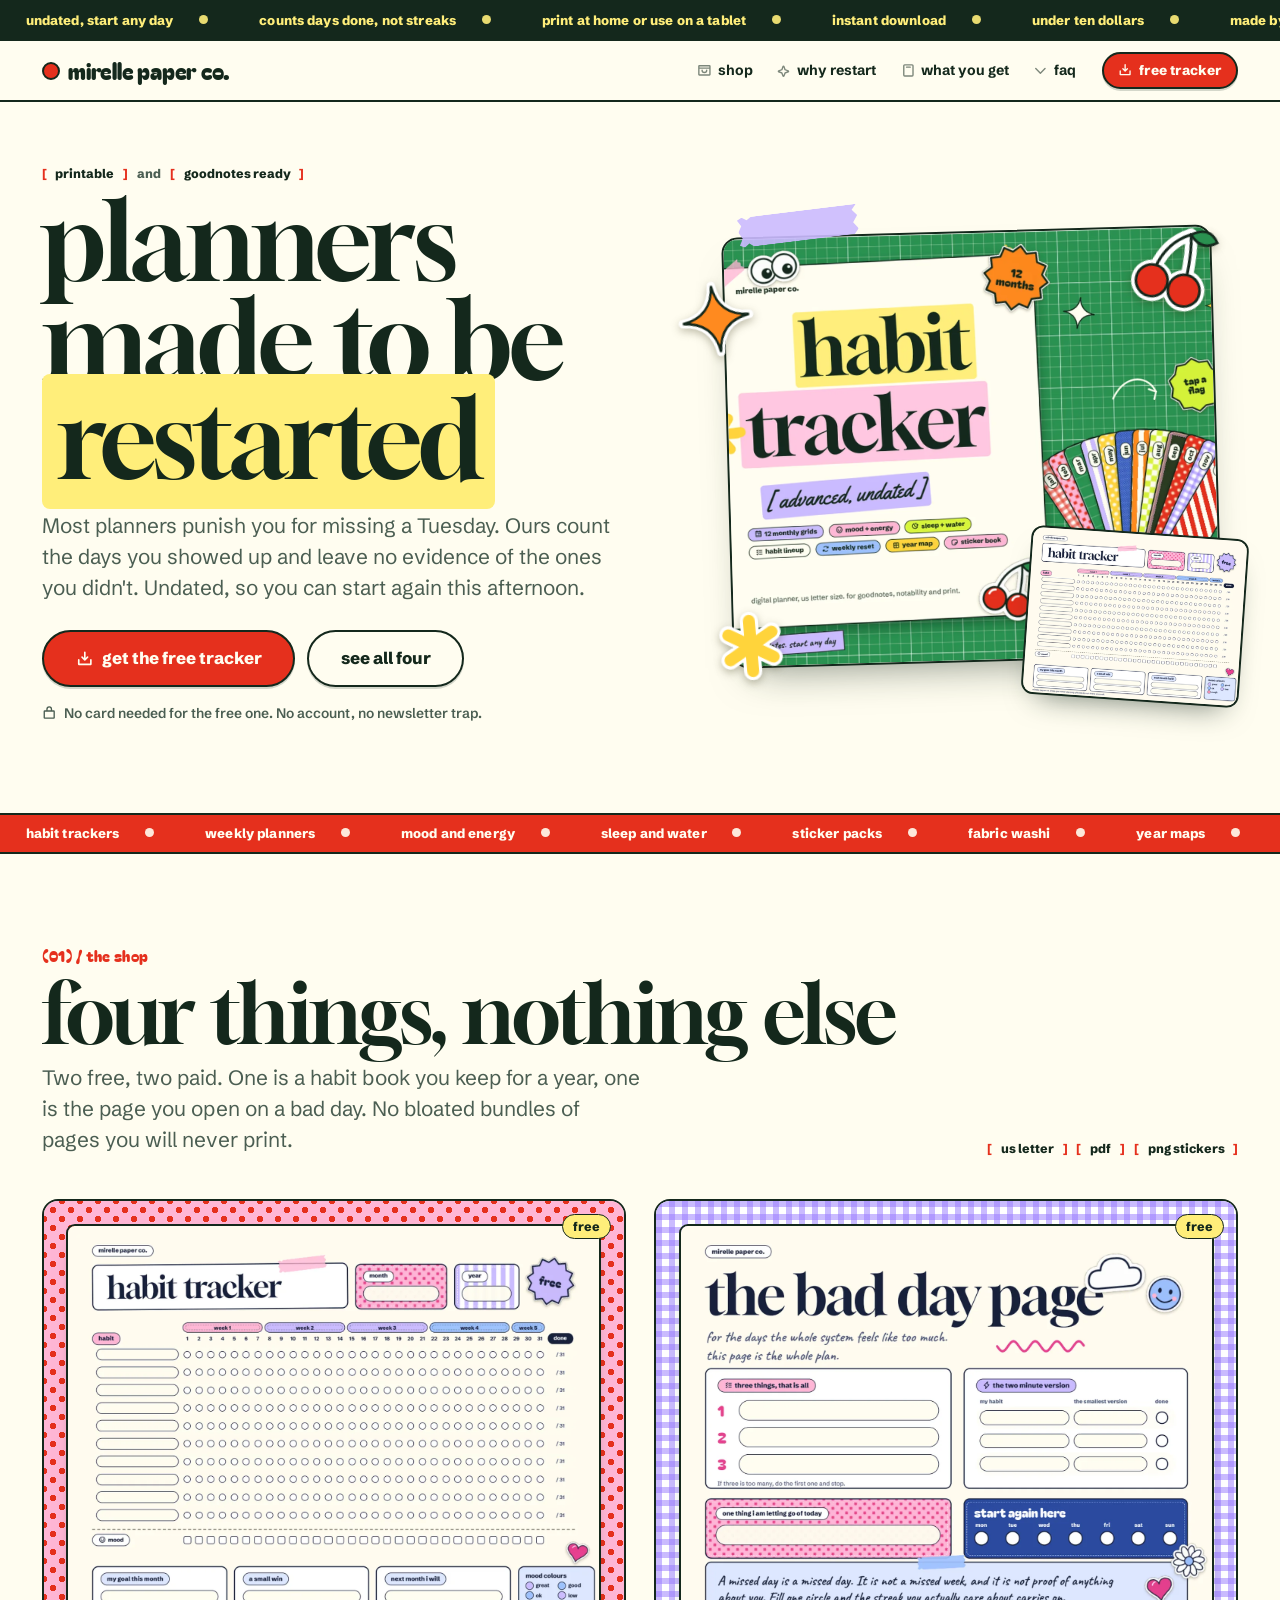
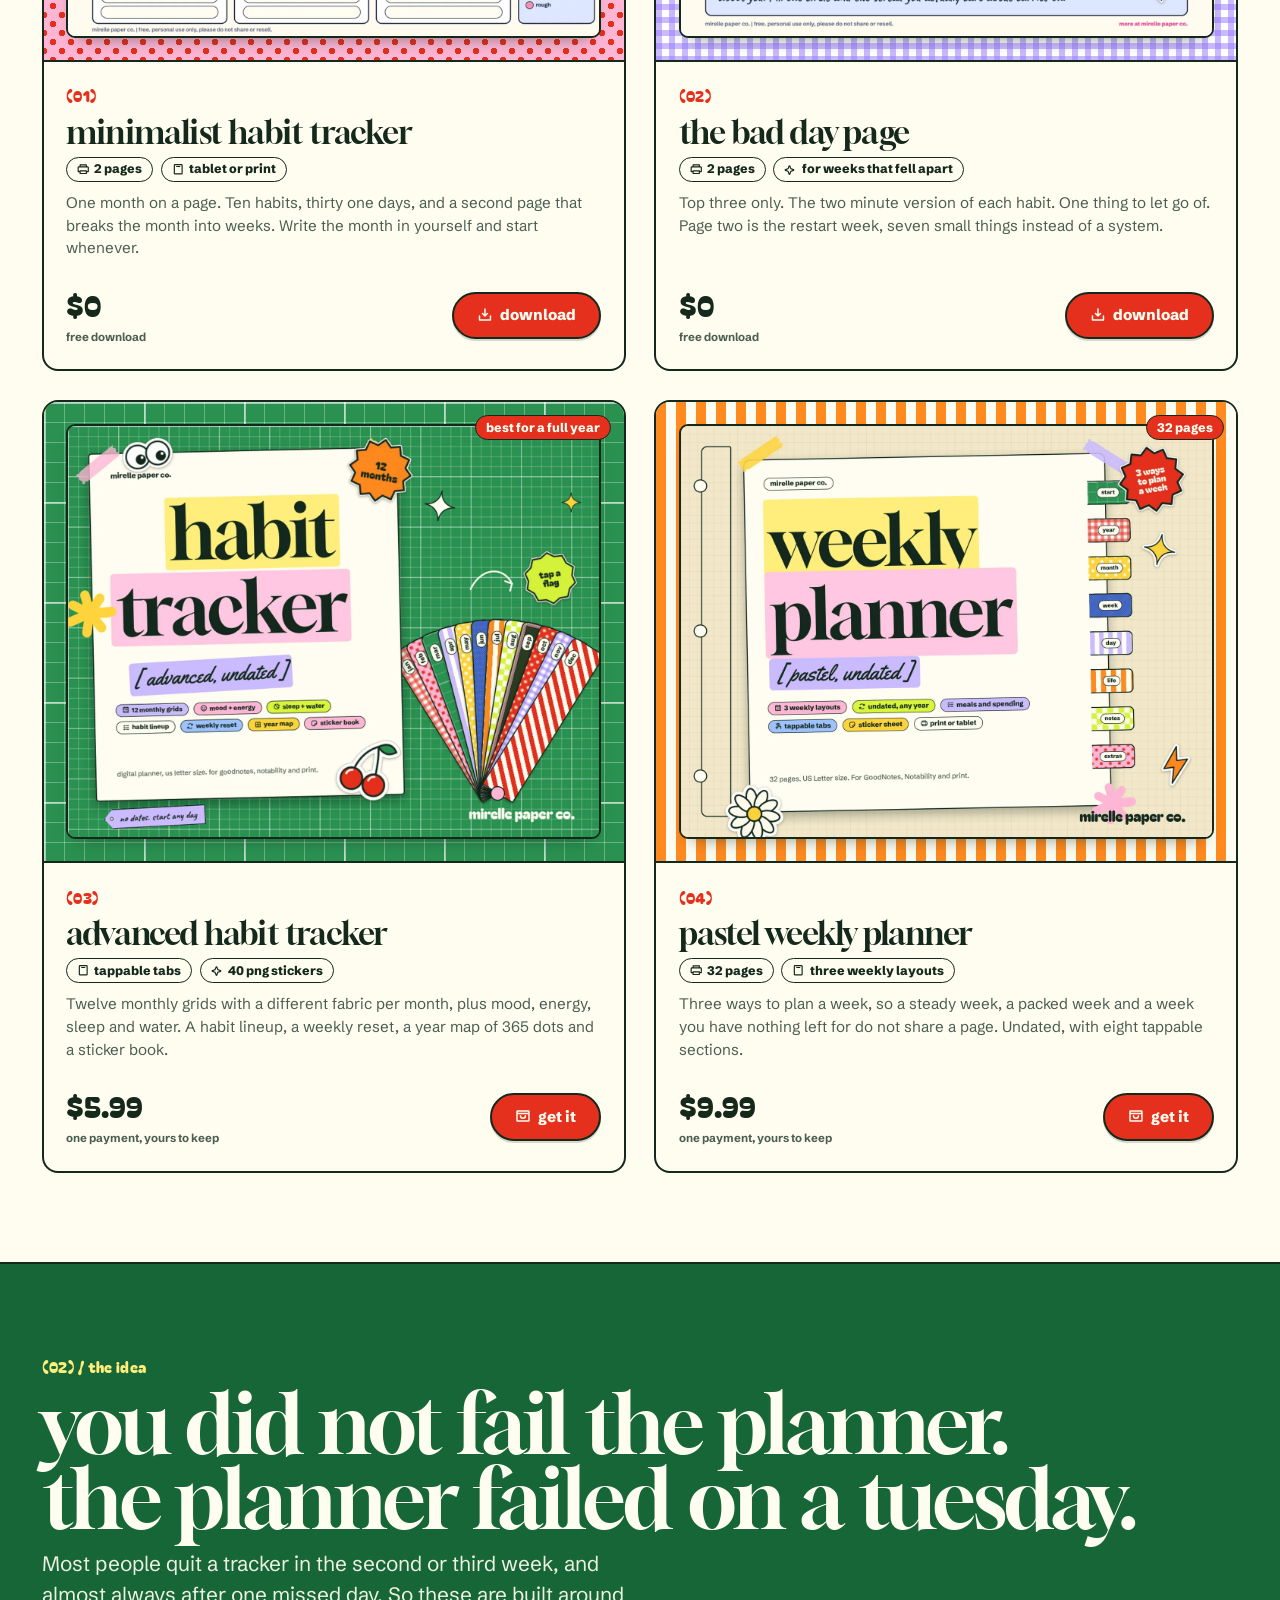
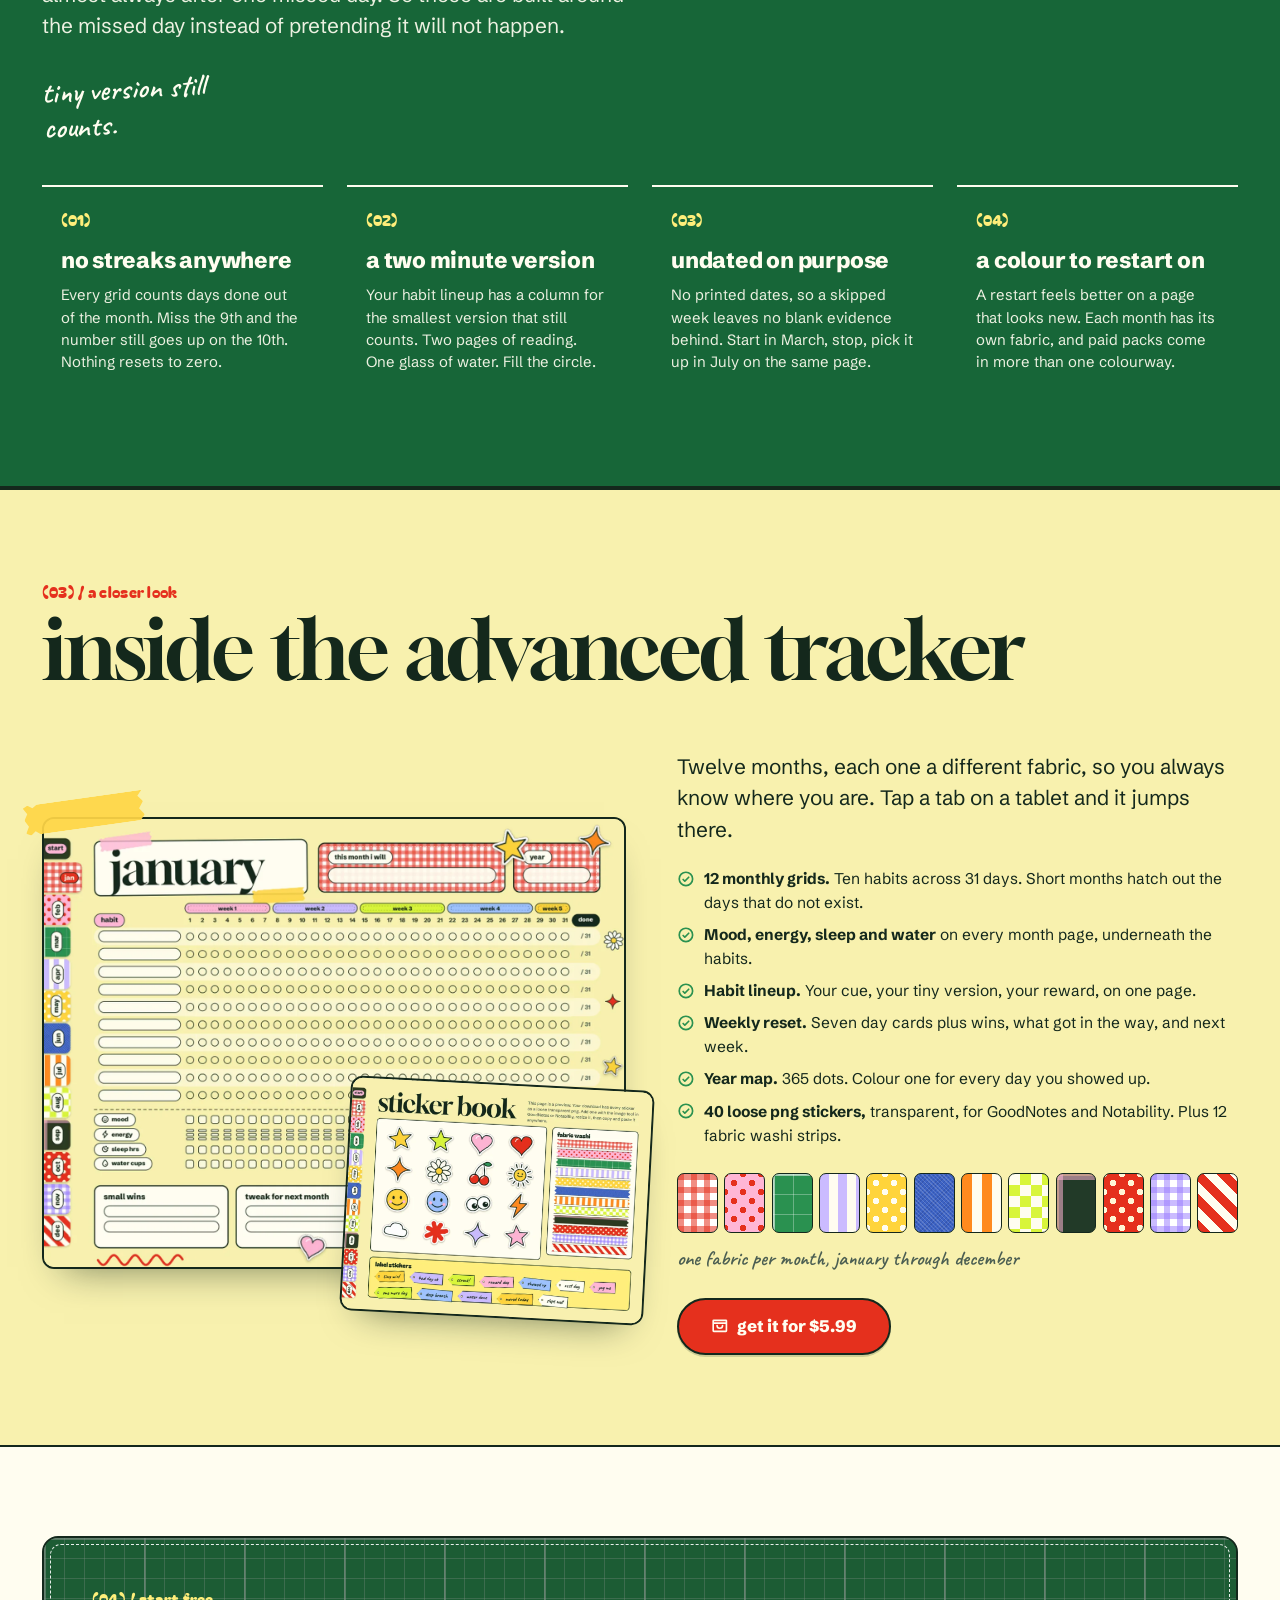
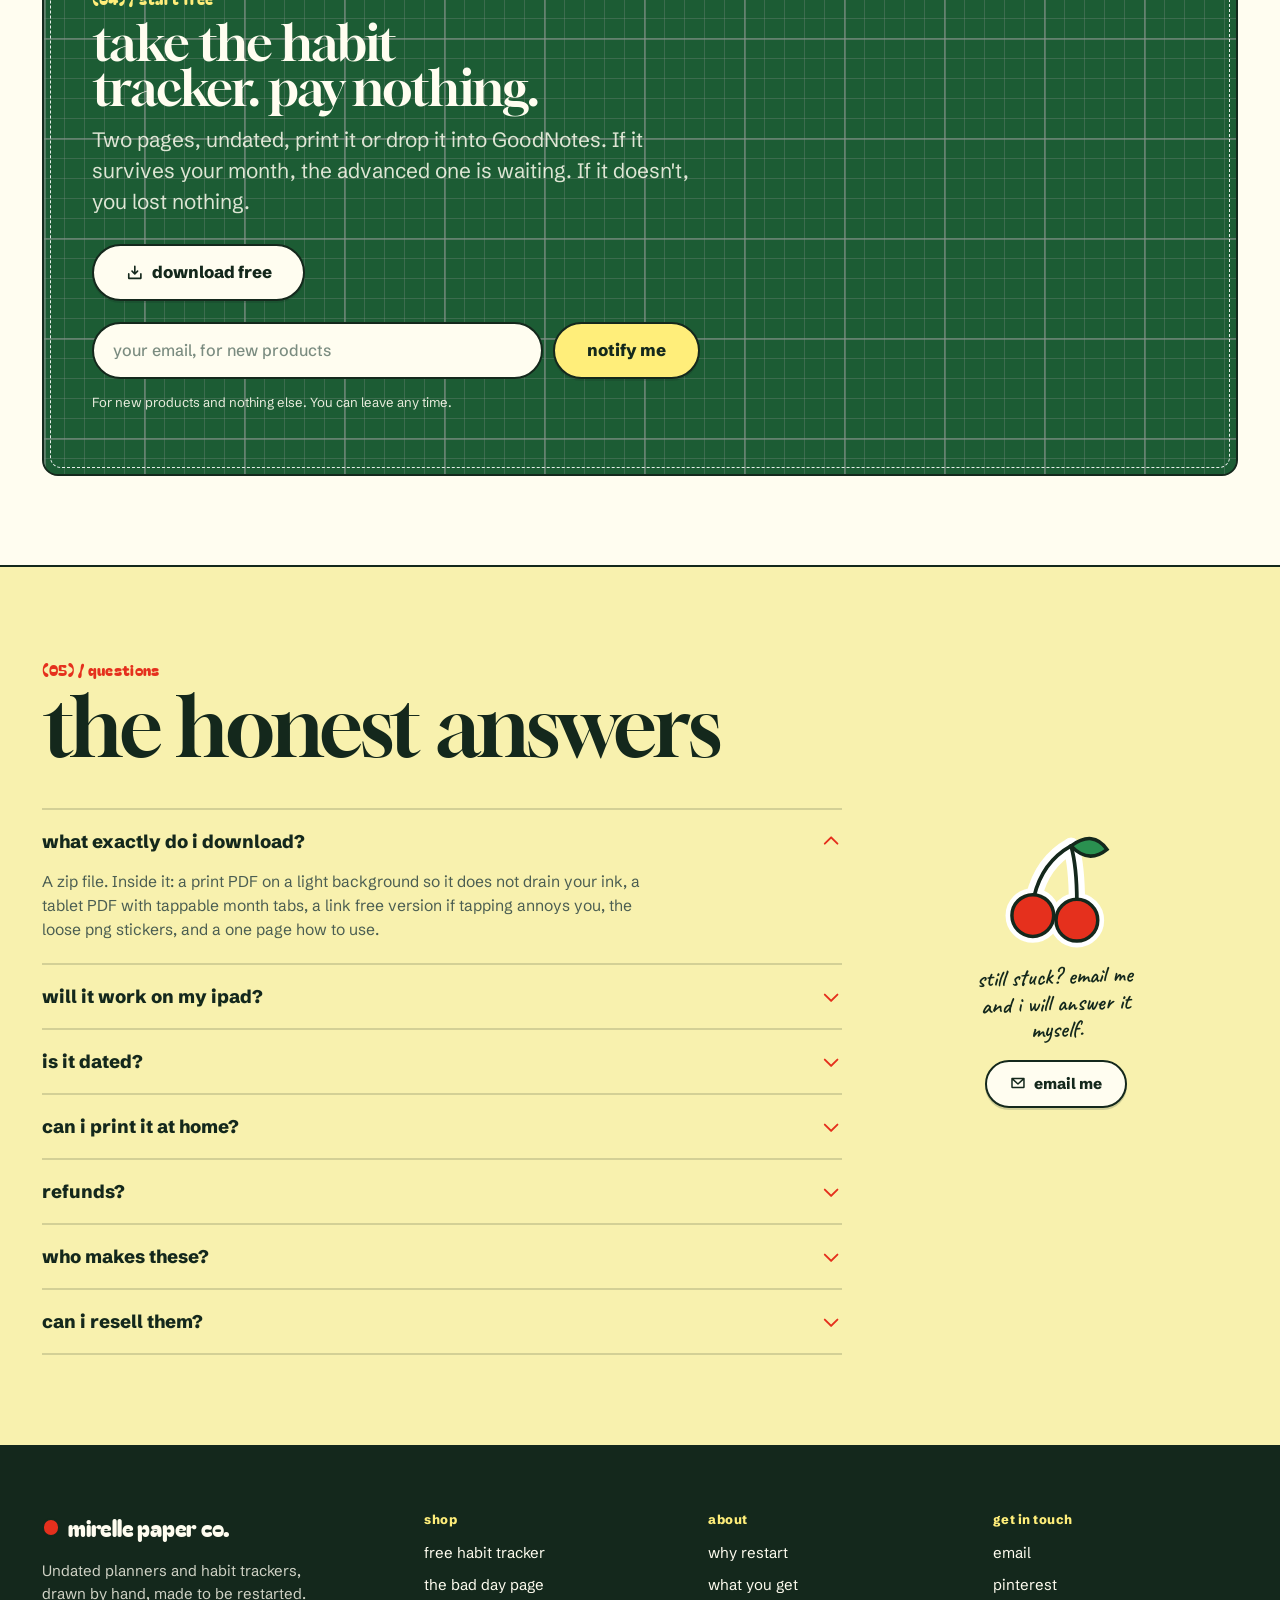
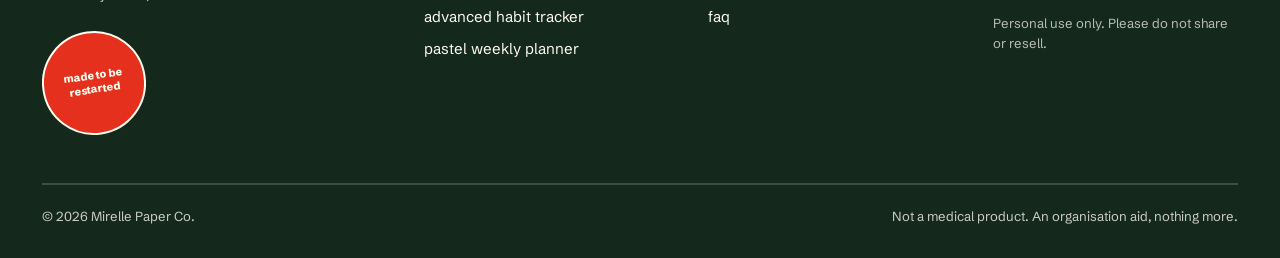
<file: index.html>
<!doctype html>
<html lang="en">
<head>
<meta charset="utf-8">
<meta name="viewport" content="width=device-width,initial-scale=1,viewport-fit=cover">
<title>Mirelle Paper Co. | Printable and tablet planners made to be restarted</title>
<meta name="description" content="Undated habit trackers and planners that count days done, not streaks. Print at home or use in GoodNotes and Notability. Free sample, paid packs under $10.">
<meta name="p:domain_verify" content="6b9448b87fae1b2178340564a3908f8f"/>
<meta name="theme-color" content="#FFFDF0">
<link rel="preload" href="fonts/gloock-400.woff2" as="font" type="font/woff2" crossorigin>
<link rel="preload" href="fonts/schib-700.woff2" as="font" type="font/woff2" crossorigin>
<link rel="stylesheet" href="css/style.css">
<link rel="icon" href="img/favicon.svg" type="image/svg+xml">
<meta property="og:title" content="Mirelle Paper Co.">
<meta property="og:description" content="Undated planners and habit trackers made to be restarted.">
<meta property="og:type" content="website">
</head>
<body>
<a class="sr" href="#main">Skip to content</a>

<svg class="sr" aria-hidden="true"><defs>
<symbol id="i-house" viewBox="0 0 256 256"><path fill="currentColor" d="M222.14,105.85l-80-80a20,20,0,0,0-28.28,0l-80,80A19.86,19.86,0,0,0,28,120v96a12,12,0,0,0,12,12H216a12,12,0,0,0,12-12V120A19.86,19.86,0,0,0,222.14,105.85ZM204,204H52V121.65l76-76,76,76Z"/></symbol>
<symbol id="i-bag" viewBox="0 0 256 256"><path fill="currentColor" d="M216,36H40A20,20,0,0,0,20,56V200a20,20,0,0,0,20,20H216a20,20,0,0,0,20-20V56A20,20,0,0,0,216,36Zm-4,24V76H44V60ZM44,196V100H212v96Zm136-72a52,52,0,0,1-104,0,12,12,0,0,1,24,0,28,28,0,0,0,56,0,12,12,0,0,1,24,0Z"/></symbol>
<symbol id="i-spark" viewBox="0 0 256 256"><path fill="currentColor" d="M199,125.31l-49.88-18.39L130.69,57a19.92,19.92,0,0,0-37.38,0L74.92,106.92,25,125.31a19.92,19.92,0,0,0,0,37.38l49.88,18.39L93.31,231a19.92,19.92,0,0,0,37.38,0l18.39-49.88L199,162.69a19.92,19.92,0,0,0,0-37.38Zm-63.38,35.16a12,12,0,0,0-7.11,7.11L112,212.28l-16.47-44.7a12,12,0,0,0-7.11-7.11L43.72,144l44.7-16.47a12,12,0,0,0,7.11-7.11L112,75.72l16.47,44.7a12,12,0,0,0,7.11,7.11L180.28,144Z"/></symbol>
<symbol id="i-dl" viewBox="0 0 256 256"><path fill="currentColor" d="M228,144v64a12,12,0,0,1-12,12H40a12,12,0,0,1-12-12V144a12,12,0,0,1,24,0v52H204V144a12,12,0,0,1,24,0Zm-108.49,8.49a12,12,0,0,0,17,0l40-40a12,12,0,0,0-17-17L140,115V32a12,12,0,0,0-24,0v83L96.49,95.51a12,12,0,0,0-17,17Z"/></symbol>
<symbol id="i-lock" viewBox="0 0 256 256"><path fill="currentColor" d="M208,76H180V56A52,52,0,0,0,76,56V76H48A20,20,0,0,0,28,96V208a20,20,0,0,0,20,20H208a20,20,0,0,0,20-20V96A20,20,0,0,0,208,76ZM100,56a28,28,0,0,1,56,0V76H100ZM204,204H52V100H204Z"/></symbol>
<symbol id="i-tab" viewBox="0 0 256 256"><path fill="currentColor" d="M192,20H64A28,28,0,0,0,36,48V208a28,28,0,0,0,28,28H192a28,28,0,0,0,28-28V48A28,28,0,0,0,192,20Zm4,188a4,4,0,0,1-4,4H64a4,4,0,0,1-4-4V48a4,4,0,0,1,4-4H192a4,4,0,0,1,4,4ZM172,72a12,12,0,0,1-12,12H96a12,12,0,0,1,0-24h64A12,12,0,0,1,172,72Z"/></symbol>
<symbol id="i-print" viewBox="0 0 256 256"><path fill="currentColor" d="M214.67,68H204V40a12,12,0,0,0-12-12H64A12,12,0,0,0,52,40V68H41.33C25.16,68,12,80.56,12,96v80a12,12,0,0,0,12,12H52v28a12,12,0,0,0,12,12H192a12,12,0,0,0,12-12V188h28a12,12,0,0,0,12-12V96C244,80.56,230.84,68,214.67,68ZM76,52H180V68H76ZM180,204H76V172H180Zm40-40H204v-4a12,12,0,0,0-12-12H64a12,12,0,0,0-12,12v4H36V96c0-2.17,2.44-4,5.33-4H214.67c2.89,0,5.33,1.83,5.33,4Z"/></symbol>
<symbol id="i-check" viewBox="0 0 256 256"><path fill="currentColor" d="M176.49,95.51a12,12,0,0,1,0,17l-56,56a12,12,0,0,1-17,0l-24-24a12,12,0,1,1,17-17L112,143l47.51-47.52A12,12,0,0,1,176.49,95.51ZM236,128A108,108,0,1,1,128,20,108.12,108.12,0,0,1,236,128Zm-24,0a84,84,0,1,0-84,84A84.09,84.09,0,0,0,212,128Z"/></symbol>
<symbol id="i-caret" viewBox="0 0 256 256"><path fill="currentColor" d="M216.49,104.49l-80,80a12,12,0,0,1-17,0l-80-80a12,12,0,0,1,17-17L128,159l71.51-71.52a12,12,0,0,1,17,17Z"/></symbol>
<symbol id="i-arrow" viewBox="0 0 256 256"><path fill="currentColor" d="M204,64V168a12,12,0,0,1-24,0V93L72.49,200.49a12,12,0,0,1-17-17L163,76H88a12,12,0,0,1,0-24H192A12,12,0,0,1,204,64Z"/></symbol>
<symbol id="i-mail" viewBox="0 0 256 256"><path fill="currentColor" d="M224,44H32A12,12,0,0,0,20,56V192a20,20,0,0,0,20,20H216a20,20,0,0,0,20-20V56A12,12,0,0,0,224,44ZM193.15,68,128,127.72,62.85,68ZM44,188V83.28l75.89,69.57a12,12,0,0,0,16.22,0L212,83.28V188Z"/></symbol>
</defs></svg>

<div class="marq ink" aria-hidden="true">
  <div class="marq-t">
    <span>undated, start any day</span><span>counts days done, not streaks</span><span>print at home or use on a tablet</span><span>instant download</span><span>under ten dollars</span><span>made by one person, not a factory</span>
    <span>undated, start any day</span><span>counts days done, not streaks</span><span>print at home or use on a tablet</span><span>instant download</span><span>under ten dollars</span><span>made by one person, not a factory</span>
  </div>
</div>

<header class="hdr">
  <div class="wrap hdr-in">
    <a class="brand" href="/"><span class="dot"></span>mirelle paper co.</a>
    <nav class="nav" id="nav">
      <a href="#shop"><svg><use href="#i-bag"/></svg>shop</a>
      <a href="#restart"><svg><use href="#i-spark"/></svg>why restart</a>
      <a href="#inside"><svg><use href="#i-tab"/></svg>what you get</a>
      <a href="#faq"><svg><use href="#i-caret"/></svg>faq</a>
    </nav>
    <a class="btn pri hide-sm" href="#free"><svg><use href="#i-dl"/></svg>free tracker</a>
    <button class="burger" id="burger" aria-expanded="false" aria-controls="nav" aria-label="Menu"><i></i><i></i><i></i></button>
  </div>
</header>

<main id="main">

<!-- HERO -->
<section class="hero">
  <div class="wrap hero-grid">
    <div>
      <div class="lock rv">
        <span class="br">[</span><b>printable</b><span class="br">]</span>
        <span>and</span>
        <span class="br">[</span><b>goodnotes ready</b><span class="br">]</span>
      </div>
      <h1 class="disp h-xl rv d1">planners made to be <span class="mark">restarted</span></h1>
      <p class="lede rv d2">Most planners punish you for missing a Tuesday. Ours count the days you showed up and leave no evidence of the ones you didn't. Undated, so you can start again this afternoon.</p>
      <div class="hero-cta rv d2">
        <a class="btn pri big" href="#free"><svg><use href="#i-dl"/></svg>get the free tracker</a>
        <a class="btn gh big" href="#shop">see all four</a>
      </div>
      <p class="hero-note rv d3"><svg><use href="#i-lock"/></svg>No card needed for the free one. No account, no newsletter trap.</p>
    </div>

    <div class="hero-art rv d1">
      <div class="hero-card">
        <img src="img/paid-habit-cover.webp" width="1400" height="1082" alt="Cover of the Advanced Habit Tracker: a butter yellow folder taped to a green cutting mat, with a fan of twelve fabric month tabs" fetchpriority="high">
      </div>
      <div class="tape l" style="left:8%;top:2%;transform:rotate(-7deg)"></div>
      <div class="hero-card2">
        <img src="img/free-habit-1.webp" width="1400" height="1081" alt="A page from the free minimalist habit tracker" loading="lazy">
      </div>
      <svg class="float" style="--rot:-9deg;left:-3%;top:16%;width:76px" viewBox="0 0 100 100" aria-hidden="true">
        <path d="M50 6 Q54 46 94 50 Q54 54 50 94 Q46 54 6 50 Q46 46 50 6Z" fill="#fff" stroke="#fff" stroke-width="11" stroke-linejoin="round"/>
        <path d="M50 6 Q54 46 94 50 Q54 54 50 94 Q46 54 6 50 Q46 46 50 6Z" fill="#FF8A1F" stroke="#14281C" stroke-width="3"/>
      </svg>
      <svg class="float" style="--rot:12deg;right:4%;top:4%;width:88px" viewBox="0 0 100 100" aria-hidden="true">
        <g fill="none" stroke="#fff" stroke-width="14" stroke-linecap="round"><path d="M31 56 Q38 26 63 12"/><path d="M68 60 Q68 30 63 12"/></g>
        <circle cx="30" cy="72" r="18" fill="#fff" stroke="#fff" stroke-width="11"/><circle cx="68" cy="76" r="18" fill="#fff" stroke="#fff" stroke-width="11"/>
        <path d="M63 12 Q82 -2 94 15 Q78 28 63 12Z" fill="#2A9150" stroke="#14281C" stroke-width="3"/>
        <g fill="none" stroke="#14281C" stroke-width="3.2" stroke-linecap="round"><path d="M31 56 Q38 26 63 12"/><path d="M68 60 Q68 30 63 12"/></g>
        <circle cx="30" cy="72" r="18" fill="#E5301D" stroke="#14281C" stroke-width="3"/><circle cx="68" cy="76" r="18" fill="#E5301D" stroke="#14281C" stroke-width="3"/>
      </svg>
      <svg class="float" style="--rot:-5deg;left:4%;bottom:4%;width:70px" viewBox="0 0 100 100" aria-hidden="true">
        <g stroke="#fff" stroke-width="26" stroke-linecap="round"><path d="M50 14V86M19 32L81 68M81 32L19 68"/></g>
        <g stroke="#FFD43B" stroke-width="17" stroke-linecap="round"><path d="M50 14V86M19 32L81 68M81 32L19 68"/></g>
      </svg>
    </div>
  </div>
</section>

<div class="marq" aria-hidden="true">
  <div class="marq-t">
    <span>habit trackers</span><span>weekly planners</span><span>mood and energy</span><span>sleep and water</span><span>sticker packs</span><span>fabric washi</span><span>year maps</span>
    <span>habit trackers</span><span>weekly planners</span><span>mood and energy</span><span>sleep and water</span><span>sticker packs</span><span>fabric washi</span><span>year maps</span>
  </div>
</div>

<!-- SHOP -->
<section class="sec" id="shop">
  <div class="wrap">
    <div class="sec-head rv">
      <div>
        <span class="num">(01) / the shop</span>
        <h2 class="disp h-lg" style="margin:.35rem 0 0">four things, nothing else</h2>
        <p class="lede">Two free, two paid. One is a habit book you keep for a year, one is the page you open on a bad day. No bloated bundles of pages you will never print.</p>
      </div>
      <div class="lock"><span class="br">[</span><b>us letter</b><span class="br">]</span><span class="br">[</span><b>pdf</b><span class="br">]</span><span class="br">[</span><b>png stickers</b><span class="br">]</span></div>
    </div>

    <div class="prods">
      <!-- 01 free habit tracker -->
      <article class="card rv">
        <div class="card-top fab-dotspink">
          <span class="badge chip b">free</span>
          <img src="img/free-habit-1.webp" width="1400" height="1081" alt="The free minimalist habit tracker: a month grid with ten habit rows and thirty one days" loading="lazy">
        </div>
        <div class="card-body">
          <span class="num">(01)</span>
          <h3 class="disp">minimalist habit tracker</h3>
          <div class="card-meta"><span class="chip"><svg><use href="#i-print"/></svg>2 pages</span><span class="chip"><svg><use href="#i-tab"/></svg>tablet or print</span></div>
          <p>One month on a page. Ten habits, thirty one days, and a second page that breaks the month into weeks. Write the month in yourself and start whenever.</p>
          <div class="card-foot">
            <div class="price">$0<small>free download</small></div>
            <a class="btn pri" href="checkout.html?p=free-habit"><svg><use href="#i-dl"/></svg>download</a>
          </div>
        </div>
      </article>

      <!-- 02 bad day page -->
      <article class="card rv d1">
        <div class="card-top fab-ginghaml">
          <span class="badge chip b">free</span>
          <img src="img/free-badday-1.webp" width="1400" height="1081" alt="The Bad Day Page: three things only, a two minute version of each habit, and a start again row" loading="lazy">
        </div>
        <div class="card-body">
          <span class="num">(02)</span>
          <h3 class="disp">the bad day page</h3>
          <div class="card-meta"><span class="chip"><svg><use href="#i-print"/></svg>2 pages</span><span class="chip"><svg><use href="#i-spark"/></svg>for weeks that fell apart</span></div>
          <p>Top three only. The two minute version of each habit. One thing to let go of. Page two is the restart week, seven small things instead of a system.</p>
          <div class="card-foot">
            <div class="price">$0<small>free download</small></div>
            <a class="btn pri" href="checkout.html?p=bad-day"><svg><use href="#i-dl"/></svg>download</a>
          </div>
        </div>
      </article>

      <!-- 03 advanced -->
      <article class="card rv">
        <div class="card-top fab-mat">
          <span class="badge chip t">best for a full year</span>
          <img src="img/paid-habit-cover.webp" width="1400" height="1082" alt="Advanced Habit Tracker cover with twelve fabric month tabs" loading="lazy">
        </div>
        <div class="card-body">
          <span class="num">(03)</span>
          <h3 class="disp">advanced habit tracker</h3>
          <div class="card-meta"><span class="chip"><svg><use href="#i-tab"/></svg>tappable tabs</span><span class="chip"><svg><use href="#i-spark"/></svg>40 png stickers</span></div>
          <p>Twelve monthly grids with a different fabric per month, plus mood, energy, sleep and water. A habit lineup, a weekly reset, a year map of 365 dots and a sticker book.</p>
          <div class="card-foot">
            <div class="price">$5.99<small>one payment, yours to keep</small></div>
            <a class="btn pri" href="checkout.html?p=adv-habit"><svg><use href="#i-bag"/></svg>get it</a>
          </div>
        </div>
      </article>

      <!-- 04 weekly -->
      <article class="card rv d1">
        <div class="card-top fab-awning">
          <span class="badge chip t">32 pages</span>
          <img src="img/paid-weekly-cover.webp" width="1400" height="1082" alt="Pastel Weekly Planner cover: a ring binder with eight fabric section tabs" loading="lazy">
        </div>
        <div class="card-body">
          <span class="num">(04)</span>
          <h3 class="disp">pastel weekly planner</h3>
          <div class="card-meta"><span class="chip"><svg><use href="#i-print"/></svg>32 pages</span><span class="chip"><svg><use href="#i-tab"/></svg>three weekly layouts</span></div>
          <p>Three ways to plan a week, so a steady week, a packed week and a week you have nothing left for do not share a page. Undated, with eight tappable sections.</p>
          <div class="card-foot">
            <div class="price">$9.99<small>one payment, yours to keep</small></div>
            <a class="btn pri" href="checkout.html?p=weekly"><svg><use href="#i-bag"/></svg>get it</a>
          </div>
        </div>
      </article>
    </div>
  </div>
</section>

<!-- WHY RESTART -->
<section class="sec mat" id="restart">
  <div class="wrap">
    <div class="sec-head rv">
      <div>
        <span class="num">(02) / the idea</span>
        <h2 class="disp h-lg" style="margin:.35rem 0 0">you did not fail the planner.<br>the planner failed on a tuesday.</h2>
        <p class="lede">Most people quit a tracker in the second or third week, and almost always after one missed day. So these are built around the missed day instead of pretending it will not happen.</p>
      </div>
      <p class="hand" style="font-size:clamp(1.3rem,2.6vw,1.9rem);max-width:12ch;transform:rotate(-3deg)">tiny version still counts.</p>
    </div>
    <div class="pills">
      <div class="pill-i rv"><span class="n">(01)</span><h3>no streaks anywhere</h3><p>Every grid counts days done out of the month. Miss the 9th and the number still goes up on the 10th. Nothing resets to zero.</p></div>
      <div class="pill-i rv d1"><span class="n">(02)</span><h3>a two minute version</h3><p>Your habit lineup has a column for the smallest version that still counts. Two pages of reading. One glass of water. Fill the circle.</p></div>
      <div class="pill-i rv d2"><span class="n">(03)</span><h3>undated on purpose</h3><p>No printed dates, so a skipped week leaves no blank evidence behind. Start in March, stop, pick it up in July on the same page.</p></div>
      <div class="pill-i rv d3"><span class="n">(04)</span><h3>a colour to restart on</h3><p>A restart feels better on a page that looks new. Each month has its own fabric, and paid packs come in more than one colourway.</p></div>
    </div>
  </div>
</section>

<!-- FEATURED -->
<section class="sec paper" id="inside">
  <div class="wrap">
    <div class="sec-head rv"><div><span class="num">(03) / a closer look</span><h2 class="disp h-lg" style="margin:.35rem 0 0">inside the advanced tracker</h2></div></div>
    <div class="feat">
      <div class="feat-art rv">
        <img src="img/paid-habit-jan.webp" width="1400" height="1082" alt="January page: ten habit rows across thirty one days, with mood, energy, sleep and water rows underneath and fabric month tabs down the left edge" loading="lazy">
        <img class="s2" src="img/paid-habit-stickers.webp" width="1000" height="772" alt="The sticker book page with sixteen stickers, fabric washi strips and label tags" loading="lazy">
        <div class="tape y" style="left:-3%;top:-4%;transform:rotate(-8deg)"></div>
      </div>
      <div class="rv d1">
        <p class="lede" style="color:var(--ink)">Twelve months, each one a different fabric, so you always know where you are. Tap a tab on a tablet and it jumps there.</p>
        <ul class="spec">
          <li><svg><use href="#i-check"/></svg><span><b>12 monthly grids.</b> Ten habits across 31 days. Short months hatch out the days that do not exist.</span></li>
          <li><svg><use href="#i-check"/></svg><span><b>Mood, energy, sleep and water</b> on every month page, underneath the habits.</span></li>
          <li><svg><use href="#i-check"/></svg><span><b>Habit lineup.</b> Your cue, your tiny version, your reward, on one page.</span></li>
          <li><svg><use href="#i-check"/></svg><span><b>Weekly reset.</b> Seven day cards plus wins, what got in the way, and next week.</span></li>
          <li><svg><use href="#i-check"/></svg><span><b>Year map.</b> 365 dots. Colour one for every day you showed up.</span></li>
          <li><svg><use href="#i-check"/></svg><span><b>40 loose png stickers,</b> transparent, for GoodNotes and Notability. Plus 12 fabric washi strips.</span></li>
        </ul>
        <div class="swatches" aria-hidden="true">
          <div class="sw fab-gingham"></div><div class="sw fab-dotspink"></div><div class="sw fab-mat"></div><div class="sw fab-stripe"></div>
          <div class="sw fab-dotsbutter"></div><div class="sw fab-denim"></div><div class="sw fab-awning"></div><div class="sw fab-checker"></div>
          <div class="sw fab-plaid"></div><div class="sw fab-dotstom"></div><div class="sw fab-ginghaml"></div><div class="sw fab-candy"></div>
        </div>
        <p class="hand" style="font-size:1.3rem;margin-top:.9rem;color:var(--mute)">one fabric per month, january through december</p>
        <div class="hero-cta"><a class="btn pri big" href="checkout.html?p=adv-habit"><svg><use href="#i-bag"/></svg>get it for $5.99</a></div>
      </div>
    </div>
  </div>
</section>

<!-- FREE BAND -->
<section class="sec" id="free">
  <div class="wrap">
    <div class="band fab-mat rv">
      <div class="stitch" style="position:absolute;inset:0;border-radius:var(--r-card)" aria-hidden="true"></div>
      <div class="inner" style="color:var(--slip)">
        <span class="num" style="color:var(--butter)">(04) / start free</span>
        <h2 class="disp h-md" style="margin:.4rem 0 0">take the habit tracker. pay nothing.</h2>
        <p class="lede" style="color:rgba(255,253,240,.85);margin-top:.8rem">Two pages, undated, print it or drop it into GoodNotes. If it survives your month, the advanced one is waiting. If it doesn't, you lost nothing.</p>
        <div class="hero-cta">
          <a class="btn big" href="checkout.html?p=free-habit" style="color:var(--ink);background:var(--slip)"><svg><use href="#i-dl"/></svg>download free</a>
        </div>
        <form class="sub" id="notify" novalidate>
          <input type="email" name="email" placeholder="your email, for new products" aria-label="Your email" required>
          <button class="btn big" type="submit" style="background:var(--butter);color:var(--ink)">notify me</button>
        </form>
        <p class="fine" id="notify-msg">For new products and nothing else. You can leave any time.</p>
      </div>
    </div>
  </div>
</section>

<!-- FAQ -->
<section class="sec paper" id="faq">
  <div class="wrap">
    <div class="sec-head rv"><div><span class="num">(05) / questions</span><h2 class="disp h-lg" style="margin:.35rem 0 0">the honest answers</h2></div></div>
    <div class="faq-wrap"><div class="faq rv">
      <details open><summary>what exactly do i download? <svg><use href="#i-caret"/></svg></summary>
        <div class="ans"><p>A zip file. Inside it: a print PDF on a light background so it does not drain your ink, a tablet PDF with tappable month tabs, a link free version if tapping annoys you, the loose png stickers, and a one page how to use.</p></div></details>
      <details><summary>will it work on my ipad? <svg><use href="#i-caret"/></svg></summary>
        <div class="ans"><p>It is a normal PDF, so it opens in GoodNotes, Notability, Noteshelf and most note apps on iPad or Android. The tabs are PDF links, which these apps support. I test the links before a file goes out, but tablet apps update often, so if a tab misbehaves on your app, email me and I will fix the file.</p></div></details>
      <details><summary>is it dated? <svg><use href="#i-caret"/></svg></summary>
        <div class="ans"><p>No. Month names are printed, but there are no years or weekday columns locked to a calendar, so the same file works in 2027 and the year after. February is drawn with 28 days and the 29th is the first hatched square in a leap year.</p></div></details>
      <details><summary>can i print it at home? <svg><use href="#i-caret"/></svg></summary>
        <div class="ans"><p>Yes. Pages are US Letter landscape and the print version uses a light background with colour only in the small parts. A4 works at fit to page, and every product also ships an A5 landscape version for A5 paper and planner inserts.</p></div></details>
      <details><summary>refunds? <svg><use href="#i-caret"/></svg></summary>
        <div class="ans"><p>Digital files cannot really be returned, but if something is broken or not what the page described, email me within 30 days and I will refund it. I would rather do that than argue over five dollars.</p></div></details>
      <details><summary>who makes these? <svg><use href="#i-caret"/></svg></summary>
        <div class="ans"><p>One person, by hand, page by page. This is a new shop, so there are no reviews here yet. I would rather show you the actual pages than invent praise for them.</p></div></details>
      <details><summary>can i resell them? <svg><use href="#i-caret"/></svg></summary>
        <div class="ans"><p>No. Everything here is for your own personal use. Print as many copies as you like for yourself, but please do not share the files or sell them on.</p></div></details>
      </div>
      <div class="faq-aside rv d1" aria-hidden="true">
        <svg style="width:116px" viewBox="0 0 100 100"><g fill="none" stroke="#fff" stroke-width="14" stroke-linecap="round"><path d="M31 56 Q38 26 63 12"/><path d="M68 60 Q68 30 63 12"/></g><circle cx="30" cy="72" r="18" fill="#fff" stroke="#fff" stroke-width="11"/><circle cx="68" cy="76" r="18" fill="#fff" stroke="#fff" stroke-width="11"/><path d="M63 12 Q82 -2 94 15 Q78 28 63 12Z" fill="#2A9150" stroke="#14281C" stroke-width="3"/><g fill="none" stroke="#14281C" stroke-width="3.2" stroke-linecap="round"><path d="M31 56 Q38 26 63 12"/><path d="M68 60 Q68 30 63 12"/></g><circle cx="30" cy="72" r="18" fill="#E5301D" stroke="#14281C" stroke-width="3"/><circle cx="68" cy="76" r="18" fill="#E5301D" stroke="#14281C" stroke-width="3"/></svg>
        <p class="hand" style="font-size:1.45rem;max-width:16ch;transform:rotate(-2deg);margin:0">still stuck? email me and i will answer it myself.</p>
        <a class="btn" href="mailto:hello@mirellepaper.co"><svg><use href="#i-mail"/></svg>email me</a>
      </div>
    </div>
  </div>
</section>

</main>

<footer class="ft">
  <div class="wrap">
    <div class="ft-grid">
      <div>
        <div class="brand" style="margin-bottom:.9rem"><span class="dot"></span>mirelle paper co.</div>
        <p style="max-width:30ch;opacity:.8;font-size:.94rem;margin:0">Undated planners and habit trackers, drawn by hand, made to be restarted.</p>
        <div class="stamp" style="margin-top:1.6rem">made to be<br>restarted</div>
      </div>
      <div><h4>shop</h4><ul>
        <li><a href="checkout.html?p=free-habit">free habit tracker</a></li>
        <li><a href="checkout.html?p=bad-day">the bad day page</a></li>
        <li><a href="checkout.html?p=adv-habit">advanced habit tracker</a></li>
        <li><a href="checkout.html?p=weekly">pastel weekly planner</a></li></ul></div>
      <div><h4>about</h4><ul>
        <li><a href="#restart">why restart</a></li>
        <li><a href="#inside">what you get</a></li>
        <li><a href="#faq">faq</a></li></ul></div>
      <div><h4>get in touch</h4><ul>
        <li><a href="mailto:hello@mirellepaper.co">email</a></li>
        <li><a href="https://pinterest.com/MirellePaperCo" rel="noopener">pinterest</a></li></ul>
        <p style="opacity:.7;font-size:.82rem;margin-top:1rem">Personal use only. Please do not share or resell.</p></div>
    </div>
    <div class="ft-bot">
      <span>&copy; <span id="yr">2026</span> Mirelle Paper Co.</span>
      <span>Not a medical product. An organisation aid, nothing more.</span>
    </div>
  </div>
</footer>

<script src="js/app.js" defer></script>
</body>
</html>
</file>
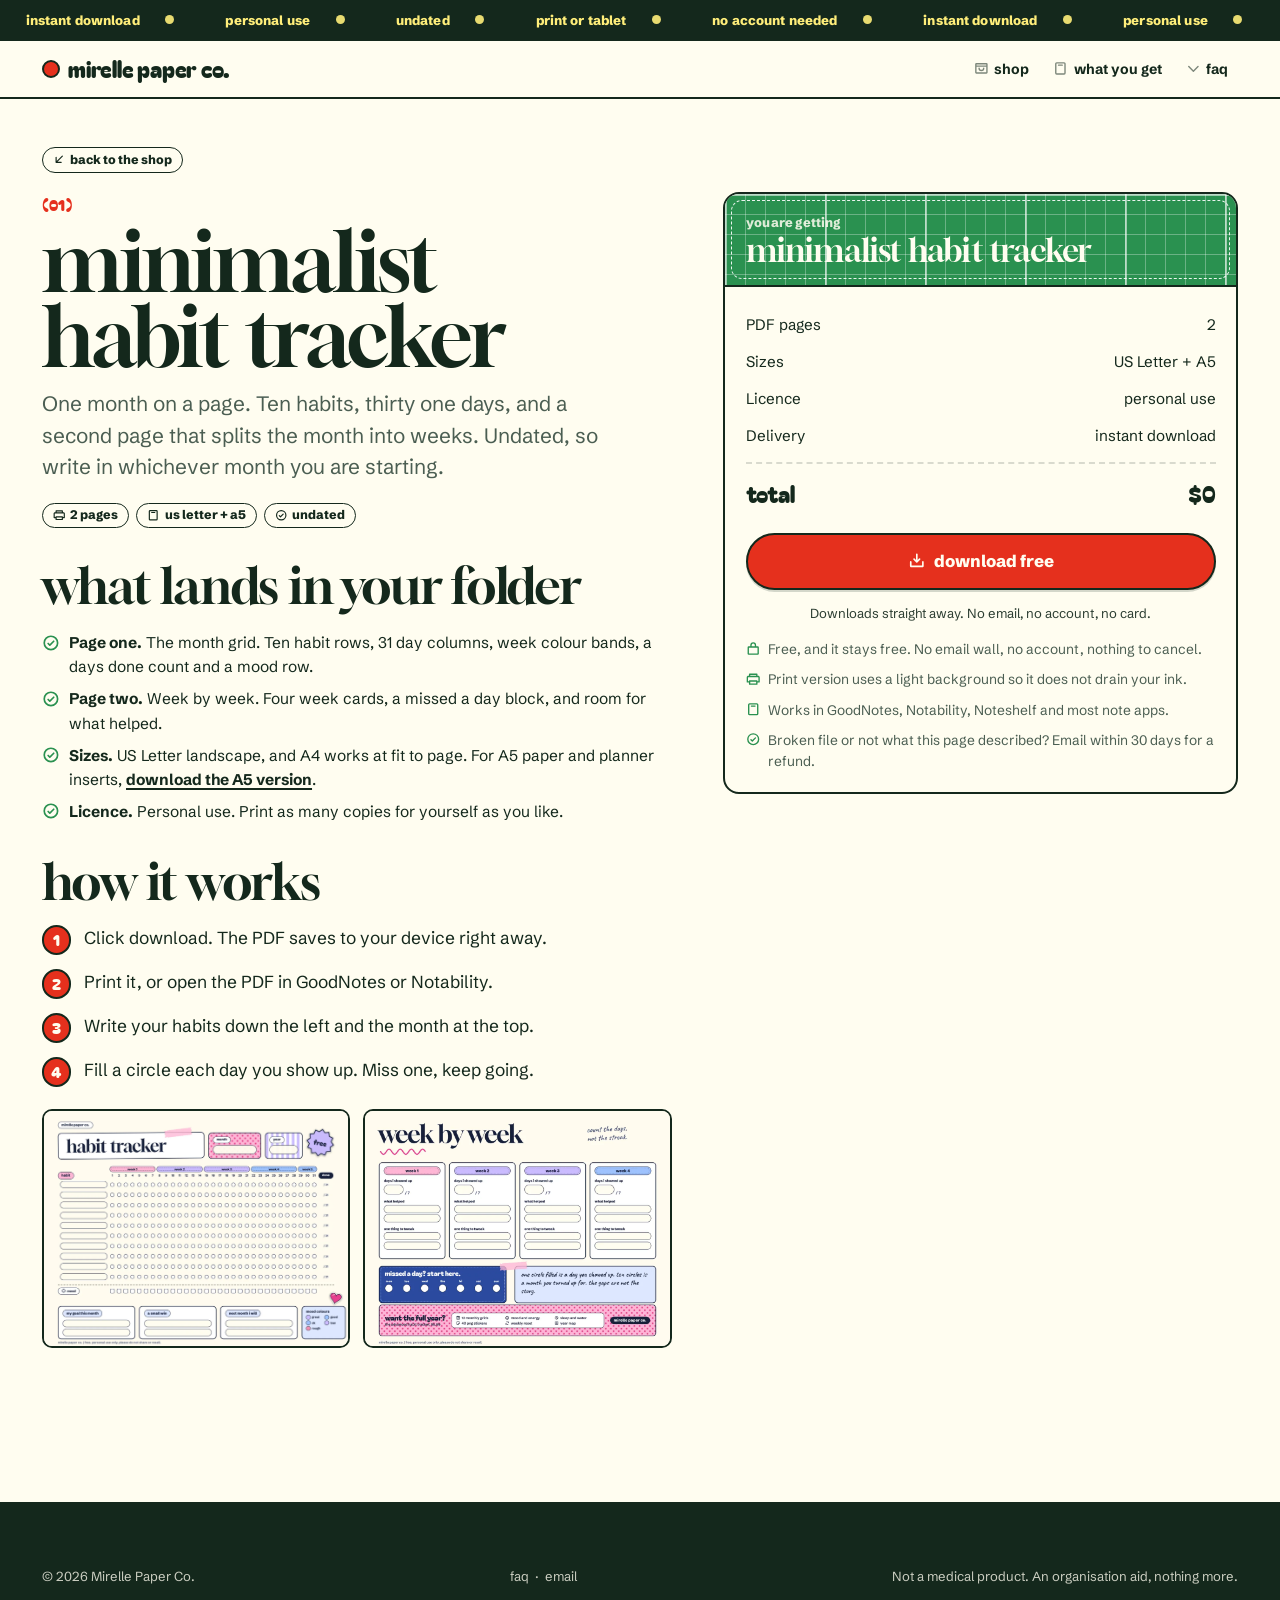
<file: checkout.html>
<!doctype html>
<html lang="en">
<head>
<meta charset="utf-8">
<meta name="viewport" content="width=device-width,initial-scale=1,viewport-fit=cover">
<title>Checkout | Mirelle Paper Co.</title>
<meta name="description" content="Download page for Mirelle Paper Co. planners. Instant download, personal use.">
<meta name="p:domain_verify" content="6b9448b87fae1b2178340564a3908f8f"/>
<meta name="theme-color" content="#FFFDF0">
<meta name="robots" content="noindex">
<link rel="preload" href="fonts/gloock-400.woff2" as="font" type="font/woff2" crossorigin>
<link rel="stylesheet" href="css/style.css">
<link rel="icon" href="img/favicon.svg" type="image/svg+xml">
</head>
<body>
<a class="sr" href="#main">Skip to content</a>

<svg class="sr" aria-hidden="true"><defs>
<symbol id="i-bag" viewBox="0 0 256 256"><path fill="currentColor" d="M216,36H40A20,20,0,0,0,20,56V200a20,20,0,0,0,20,20H216a20,20,0,0,0,20-20V56A20,20,0,0,0,216,36Zm-4,24V76H44V60ZM44,196V100H212v96Zm136-72a52,52,0,0,1-104,0,12,12,0,0,1,24,0,28,28,0,0,0,56,0,12,12,0,0,1,24,0Z"/></symbol>
<symbol id="i-dl" viewBox="0 0 256 256"><path fill="currentColor" d="M228,144v64a12,12,0,0,1-12,12H40a12,12,0,0,1-12-12V144a12,12,0,0,1,24,0v52H204V144a12,12,0,0,1,24,0Zm-108.49,8.49a12,12,0,0,0,17,0l40-40a12,12,0,0,0-17-17L140,115V32a12,12,0,0,0-24,0v83L96.49,95.51a12,12,0,0,0-17,17Z"/></symbol>
<symbol id="i-lock" viewBox="0 0 256 256"><path fill="currentColor" d="M208,76H180V56A52,52,0,0,0,76,56V76H48A20,20,0,0,0,28,96V208a20,20,0,0,0,20,20H208a20,20,0,0,0,20-20V96A20,20,0,0,0,208,76ZM100,56a28,28,0,0,1,56,0V76H100ZM204,204H52V100H204Z"/></symbol>
<symbol id="i-tab" viewBox="0 0 256 256"><path fill="currentColor" d="M192,20H64A28,28,0,0,0,36,48V208a28,28,0,0,0,28,28H192a28,28,0,0,0,28-28V48A28,28,0,0,0,192,20Zm4,188a4,4,0,0,1-4,4H64a4,4,0,0,1-4-4V48a4,4,0,0,1,4-4H192a4,4,0,0,1,4,4ZM172,72a12,12,0,0,1-12,12H96a12,12,0,0,1,0-24h64A12,12,0,0,1,172,72Z"/></symbol>
<symbol id="i-print" viewBox="0 0 256 256"><path fill="currentColor" d="M214.67,68H204V40a12,12,0,0,0-12-12H64A12,12,0,0,0,52,40V68H41.33C25.16,68,12,80.56,12,96v80a12,12,0,0,0,12,12H52v28a12,12,0,0,0,12,12H192a12,12,0,0,0,12-12V188h28a12,12,0,0,0,12-12V96C244,80.56,230.84,68,214.67,68ZM76,52H180V68H76ZM180,204H76V172H180Zm40-40H204v-4a12,12,0,0,0-12-12H64a12,12,0,0,0-12,12v4H36V96c0-2.17,2.44-4,5.33-4H214.67c2.89,0,5.33,1.83,5.33,4Z"/></symbol>
<symbol id="i-check" viewBox="0 0 256 256"><path fill="currentColor" d="M176.49,95.51a12,12,0,0,1,0,17l-56,56a12,12,0,0,1-17,0l-24-24a12,12,0,1,1,17-17L112,143l47.51-47.52A12,12,0,0,1,176.49,95.51ZM236,128A108,108,0,1,1,128,20,108.12,108.12,0,0,1,236,128Zm-24,0a84,84,0,1,0-84,84A84.09,84.09,0,0,0,212,128Z"/></symbol>
<symbol id="i-caret" viewBox="0 0 256 256"><path fill="currentColor" d="M216.49,104.49l-80,80a12,12,0,0,1-17,0l-80-80a12,12,0,0,1,17-17L128,159l71.51-71.52a12,12,0,0,1,17,17Z"/></symbol>
<symbol id="i-arrow" viewBox="0 0 256 256"><path fill="currentColor" d="M204,64V168a12,12,0,0,1-24,0V93L72.49,200.49a12,12,0,0,1-17-17L163,76H88a12,12,0,0,1,0-24H192A12,12,0,0,1,204,64Z"/></symbol>
</defs></svg>

<div class="marq ink" aria-hidden="true"><div class="marq-t">
  <span>instant download</span><span>personal use</span><span>undated</span><span>print or tablet</span><span>no account needed</span>
  <span>instant download</span><span>personal use</span><span>undated</span><span>print or tablet</span><span>no account needed</span>
</div></div>

<header class="hdr">
  <div class="wrap hdr-in">
    <a class="brand" href="index.html"><span class="dot"></span>mirelle paper co.</a>
    <nav class="nav" id="nav">
      <a href="index.html#shop"><svg><use href="#i-bag"/></svg>shop</a>
      <a href="index.html#inside"><svg><use href="#i-tab"/></svg>what you get</a>
      <a href="index.html#faq"><svg><use href="#i-caret"/></svg>faq</a>
    </nav>
    <button class="burger" id="burger" aria-expanded="false" aria-controls="nav" aria-label="Menu"><i></i><i></i><i></i></button>
  </div>
</header>

<main id="main" class="sec" style="padding-top:clamp(1.6rem,4vw,3rem)">
  <div class="wrap">
    <a class="chip" href="index.html#shop" style="margin-bottom:1.2rem"><svg style="transform:rotate(180deg)"><use href="#i-arrow"/></svg>back to the shop</a>

    <div class="co">
      <!-- left -->
      <div>
        <span class="num" id="co-num">(01)</span>
        <h1 class="disp h-lg" id="co-title" style="margin:.3rem 0 0">loading</h1>
        <p class="lede" id="co-sub" style="margin-top:.9rem"></p>

        <div class="card-meta" id="co-chips" style="margin-top:1.1rem"></div>

        <h2 class="disp h-md" style="margin:2.2rem 0 .8rem">what lands in your folder</h2>
        <ul class="spec" id="co-spec"></ul>

        <h2 class="disp h-md" style="margin:2.2rem 0 .4rem">how it works</h2>
        <ol class="steps" id="co-steps"></ol>

        <div class="gallery" id="co-gallery"></div>
      </div>

      <!-- right rail -->
      <aside class="co-rail rv">
        <div class="top fab-mat stitch" style="color:var(--slip)">
          <div class="lbl" style="opacity:.85">you are getting</div>
          <div class="disp" id="rail-title" style="font-size:clamp(1.5rem,3vw,2rem);margin-top:.2rem">&nbsp;</div>
        </div>
        <div class="mid">
          <div class="co-line"><span id="rail-f1">PDF pack</span><span id="rail-v1">included</span></div>
          <div class="co-line"><span id="rail-f2">Sticker pngs</span><span id="rail-v2">included</span></div>
          <div class="co-line"><span>Licence</span><span>personal use</span></div>
          <div class="co-line"><span>Delivery</span><span>instant download</span></div>
          <div class="co-line tot"><span>total</span><span id="rail-price">$0</span></div>

          <a class="btn pri big" id="rail-cta" href="#" style="width:100%;justify-content:center;margin-top:1rem">
            <svg><use href="#i-dl"/></svg><span id="rail-cta-text">download</span>
          </a>
          <p class="fine" id="rail-note" style="text-align:center"></p>

          <div class="trust">
            <div id="trust-pay"><svg><use href="#i-lock"/></svg><span>Payment is handled by Gumroad. Your card details never touch this site.</span></div>
            <div><svg><use href="#i-print"/></svg><span>Print version uses a light background so it does not drain your ink.</span></div>
            <div><svg><use href="#i-tab"/></svg><span>Works in GoodNotes, Notability, Noteshelf and most note apps.</span></div>
            <div><svg><use href="#i-check"/></svg><span>Broken file or not what this page described? Email within 30 days for a refund.</span></div>
          </div>
        </div>
      </aside>
    </div>
  </div>
</main>

<footer class="ft" style="margin-top:clamp(2rem,5vw,4rem)">
  <div class="wrap">
    <div class="ft-bot" style="margin-top:0;border:0;padding-top:0">
      <span>&copy; <span id="yr">2026</span> Mirelle Paper Co.</span>
      <span><a href="index.html#faq">faq</a> &nbsp;·&nbsp; <a href="mailto:hello@mirellepaper.co">email</a></span>
      <span>Not a medical product. An organisation aid, nothing more.</span>
    </div>
  </div>
</footer>

<script>
/* ---------------------------------------------------------------
   PRODUCTS. Swap the `url` values for your real Gumroad links.
   Everything else on this page is driven by what is below.
----------------------------------------------------------------*/
var PRODUCTS = {
  'free-habit': {
    num: '(01)', title: 'minimalist habit tracker', price: '$0', priceLabel: 'free download',
    cta: 'download free', ctaIcon: 'i-dl',
    url: 'files/Mirelle-Minimalist-Habit-Tracker.pdf', download: true,
    note: 'Downloads straight away. No email, no account, no card.',
    sub: 'One month on a page. Ten habits, thirty one days, and a second page that splits the month into weeks. Undated, so write in whichever month you are starting.',
    chips: [['i-print','2 pages'],['i-tab','us letter + a5'],['i-check','undated']],
    rail: [['PDF pages','2'],['Sizes','US Letter + A5']],
    spec: [
      ['Page one','The month grid. Ten habit rows, 31 day columns, week colour bands, a days done count and a mood row.'],
      ['Page two','Week by week. Four week cards, a missed a day block, and room for what helped.'],
      ['Sizes','US Letter landscape, and A4 works at fit to page. For A5 paper and planner inserts, <a class="ulink" href="files/Mirelle-Minimalist-Habit-Tracker-A5.pdf" download>download the A5 version</a>.'],
      ['Licence','Personal use. Print as many copies for yourself as you like.']
    ],
    steps: [
      'Click download. The PDF saves to your device right away.',
      'Print it, or open the PDF in GoodNotes or Notability.',
      'Write your habits down the left and the month at the top.',
      'Fill a circle each day you show up. Miss one, keep going.'
    ],
    gallery: [['img/free-habit-1.webp','The month grid page'],['img/free-habit-2.webp','The week by week page']]
  },
  'bad-day': {
    num: '(02)', title: 'the bad day page', price: '$0', priceLabel: 'free download',
    cta: 'download free', ctaIcon: 'i-dl',
    url: 'files/Mirelle-Bad-Day-Page.pdf', download: true,
    note: 'Downloads straight away. No email, no account, no card.',
    sub: 'For the day the whole system feels like too much. Three things, the two minute version of each habit, one thing to let go of, and a row that says start again here. Page two is the week that follows.',
    chips: [['i-print','2 pages'],['i-tab','us letter + a5'],['i-check','undated']],
    rail: [['PDF pages','2'],['Sizes','US Letter + A5']],
    spec: [
      ['Page one','Top three only, the two minute version of each habit, one thing to let go of, and a seven day start again row.'],
      ['Page two','The restart week. Seven day cards with one tiny thing each, plus what helped and what you are keeping.'],
      ['Sizes','US Letter landscape on a light cream background, so it does not drain your ink. For A5 paper and planner inserts, <a class="ulink" href="files/Mirelle-Bad-Day-Page-A5.pdf" download>download the A5 version</a>.'],
      ['Licence','Personal use. Print it as often as you need to.']
    ],
    steps: [
      'Click download. The PDF saves to your device right away.',
      'Print it, or open the PDF in GoodNotes or Notability.',
      'Fill in three things. If three is too many, do the first one and stop.',
      'When you are ready, page two gives the week a plan.'
    ],
    gallery: [['img/free-badday-1.webp','The bad day page'],['img/free-badday-2.webp','The restart week']]
  },
  'weekly': {
    num: '(04)', title: 'pastel weekly planner', price: '$9.99', priceLabel: 'when it lands',
    cta: 'buy on gumroad', ctaIcon: 'i-bag',
    url: 'https://varesh86.gumroad.com/l/pastel-weekly-planner',
    note: 'You leave for Gumroad to pay, then the files are yours straight away.',
    sub: 'Three ways to plan a week, because a steady week, a packed week and a week you have nothing left for should not share a page. Undated, with eight tappable sections down the left edge of every page.',
    chips: [['i-print','32 pages'],['i-tab','8 tappable sections'],['i-check','undated']],
    rail: [['PDF pack','3 versions'],['Sticker pngs','40 files']],
    spec: [
      ['Three weekly layouts','Classic seven columns, hour by hour for a packed week, and the quiet week for one thing a day.'],
      ['Both week starts','Monday and Sunday versions of every weekly layout.'],
      ['Year at a glance','Twelve mini months, undated, each one its own fabric.'],
      ['Month spread','A write-in month name, a seven by five grid, and panels for what you want, your bills and the one big thing.'],
      ['Life pages','One big day, brain dump, meals and grocery, spending and bills, cleaning reset and self care.'],
      ['Notes','Dot grid, lined, grid, cornell and blank.'],
      ['Tappable index','Every one of the 32 pages is one tap from the index, and eight section tabs sit on the left edge of every page.']
    ],
    steps: [
      'Buy on Gumroad. Card or PayPal, no account needed.',
      'Download the zip the moment you pay.',
      'Open the tablet PDF in your note app, or print the pages you want.',
      'Tap a tab on the left edge of any page to jump between sections.'
    ],
    gallery: [['img/paid-weekly-cover.webp','The cover'],['img/paid-weekly-index.webp','The tappable index'],['img/paid-weekly-week.webp','The classic week'],['img/paid-weekly-quiet.webp','The quiet week']]
  },
  'adv-habit': {
    num: '(03)', title: 'advanced habit tracker', price: '$5.99', priceLabel: 'one payment',
    cta: 'buy on gumroad', ctaIcon: 'i-bag',
    url: 'https://varesh86.gumroad.com/l/advanced-habit-tracker',
    note: 'You leave for Gumroad to pay, then the files are yours straight away.',
    sub: 'A whole year of habits in one file. Twelve monthly grids, each on its own fabric, plus mood, energy, sleep and water, a weekly reset, a year map and a sticker book.',
    chips: [['i-print','about 25 pages'],['i-tab','tappable tabs'],['i-check','undated']],
    rail: [['PDF pack','3 versions'],['Sticker pngs','40 files']],
    spec: [
      ['12 monthly grids','Ten habits across 31 days. Each month has its own fabric tab. Short months hatch out the days that do not exist.'],
      ['Mood, energy, sleep, water','Four extra rows under the habits on every month page.'],
      ['Habit lineup','Your cue, your two minute version, your reward, and the bad day minimum.'],
      ['Weekly reset','Seven day cards, wins, what got in the way, next week.'],
      ['Year map','365 dots. Colour one for every day you showed up.'],
      ['Sticker book plus 40 pngs','Transparent files you drop into GoodNotes, and 12 fabric washi strips.'],
      ['Three PDF versions','Print, tablet with tappable tabs, and a link free one.']
    ],
    steps: [
      'Buy on Gumroad. Card or PayPal, no account needed.',
      'Download the zip the moment you pay.',
      'Open the tablet PDF in your note app, or print the print version.',
      'Tap a fabric tab to jump to any month, or write your habits and start.'
    ],
    gallery: [['img/paid-habit-cover.webp','The cover'],['img/paid-habit-jan.webp','A month page'],['img/paid-habit-start.webp','The start here page'],['img/paid-habit-stickers.webp','The sticker book']]
  }
};

(function () {
  var id = new URLSearchParams(location.search).get('p') || 'free-habit';
  var p = PRODUCTS[id] || PRODUCTS['free-habit'];
  var $ = function (s) { return document.getElementById(s); };

  document.title = p.title.replace(/(^|\s)\S/g, function (c) { return c.toUpperCase(); }) + ' | Mirelle Paper Co.';
  $('co-num').textContent = p.num;
  $('co-title').textContent = p.title;
  $('co-sub').textContent = p.sub;
  $('rail-title').textContent = p.title;
  $('rail-price').textContent = p.price;
  $('rail-cta').href = p.url;
  $('rail-cta').rel = 'noopener';
  if (p.download) $('rail-cta').setAttribute('download', '');
  $('rail-cta-text').textContent = p.cta;
  $('rail-cta').querySelector('use').setAttribute('href', '#' + p.ctaIcon);
  $('rail-note').textContent = p.note;
  $('rail-f1').textContent = p.rail[0][0]; $('rail-v1').textContent = p.rail[0][1];
  $('rail-f2').textContent = p.rail[1][0]; $('rail-v2').textContent = p.rail[1][1];

  $('co-chips').innerHTML = p.chips.map(function (c) {
    return '<span class="chip"><svg><use href="#' + c[0] + '"/></svg>' + c[1] + '</span>';
  }).join('');

  $('co-spec').innerHTML = p.spec.map(function (s) {
    return '<li><svg><use href="#i-check"/></svg><span><b>' + s[0] + '.</b> ' + s[1] + '</span></li>';
  }).join('');

  $('co-steps').innerHTML = p.steps.map(function (s) { return '<li><span>' + s + '</span></li>'; }).join('');

  if (p.price === '$0') {
    var tp = $('trust-pay');
    if (tp) tp.innerHTML = '<svg><use href="#i-lock"/></svg><span>Free, and it stays free. No email wall, no account, nothing to cancel.</span>';
  }

  $('co-gallery').innerHTML = p.gallery.map(function (g) {
    return '<img src="' + g[0] + '" alt="' + g[1] + '" loading="lazy">';
  }).join('');

  if (p.url === '#' || p.url.indexOf('REPLACE') > -1) {
    $('rail-cta').addEventListener('click', function (e) {
      e.preventDefault();
      $('rail-note').textContent = 'The payment link is not connected yet. Put your Gumroad link in checkout.html and this button will work.';
    });
  }
})();
</script>
<script src="js/app.js" defer></script>
</body>
</html>
</file>
<file: css/style.css>
/* Mirelle Paper Co. — Tomato & Mat
   Hand built. No framework, no CDN, no tracking. */

/* ---------- fonts ---------- */
@font-face{font-family:Gloock;src:url(../fonts/gloock-400.woff2) format('woff2');font-weight:400;font-display:swap}
@font-face{font-family:Bagel;src:url(../fonts/bagel-400.woff2) format('woff2');font-weight:400;font-display:swap}
@font-face{font-family:Caveat;src:url(../fonts/caveat-600.woff2) format('woff2');font-weight:600;font-display:swap}
@font-face{font-family:Schib;src:url(../fonts/schib-400.woff2) format('woff2');font-weight:400;font-display:swap}
@font-face{font-family:Schib;src:url(../fonts/schib-500.woff2) format('woff2');font-weight:500;font-display:swap}
@font-face{font-family:Schib;src:url(../fonts/schib-600.woff2) format('woff2');font-weight:600;font-display:swap}
@font-face{font-family:Schib;src:url(../fonts/schib-700.woff2) format('woff2');font-weight:700;font-display:swap}
@font-face{font-family:Schib;src:url(../fonts/schib-800.woff2) format('woff2');font-weight:800;font-display:swap}

/* ---------- tokens ---------- */
:root{
  --ink:#14281C; --mute:#4B5E52; --slip:#FFFDF0; --paper:#F8F1AE; --butter:#FFEE7A;
  --tomato:#E5301D; --tomato-d:#A8231A; --mat:#2A9150; --matd:#176638; --olive:#223A28;
  --orange:#FF8A1F; --lime:#D8F53A; --pink:#FFB6D5; --lilac:#CBBBFF; --sky:#9EC1FF; --denim:#3D63C4; --sun:#FFD43B;
  --line:rgba(20,40,28,.16);
  --r-pill:999px; --r-card:16px; --r-tag:8px;
  --gut:clamp(1.15rem,4vw,2.6rem);
  --max:1320px;
  --ease:cubic-bezier(.16,1,.3,1);
}

*,*::before,*::after{box-sizing:border-box}
html{-webkit-text-size-adjust:100%;scroll-behavior:smooth}
body{
  margin:0;background:var(--slip);color:var(--ink);
  font:400 clamp(1rem,.96rem + .2vw,1.085rem)/1.55 Schib,system-ui,sans-serif;
  -webkit-font-smoothing:antialiased;overflow-x:hidden;
}
img{max-width:100%;height:auto;display:block}
a{color:inherit;text-decoration:none}
button{font:inherit;color:inherit;border:0;background:none;cursor:pointer}
::selection{background:var(--tomato);color:var(--slip)}
:focus-visible{outline:3px solid var(--tomato);outline-offset:3px;border-radius:4px}
.sr{position:absolute;width:1px;height:1px;overflow:hidden;clip:rect(0 0 0 0);white-space:nowrap}

/* custom scrollbar, part of the design not a browser default */
@supports (scrollbar-color: red blue){html{scrollbar-color:var(--mat) var(--paper);scrollbar-width:auto}}

.wrap{width:min(100% - var(--gut)*2,var(--max));margin-inline:auto}

/* ---------- type ---------- */
.disp{font-family:Gloock,Georgia,serif;font-weight:400;text-transform:lowercase;letter-spacing:-.025em;line-height:.92;text-wrap:balance}
.h-xl{font-size:clamp(2.75rem,8.4vw,7.4rem)}
.h-lg{font-size:clamp(2.4rem,7vw,5.1rem)}
.h-md{font-size:clamp(1.9rem,4.2vw,3.1rem)}
.hand{font-family:Caveat,cursive;font-weight:600;line-height:1.15}
.bagel{font-family:Bagel,sans-serif;font-weight:400;text-transform:lowercase;letter-spacing:-.01em}
.lbl{font-family:Schib;font-weight:800;text-transform:lowercase;letter-spacing:-.005em;font-size:.8rem}
.lede{font-size:clamp(1.05rem,.95rem + .55vw,1.3rem);line-height:1.5;max-width:46ch;color:var(--mute)}
.mark{background:var(--butter);border-radius:var(--r-tag);padding:0 .14em .06em;box-decoration-break:clone;-webkit-box-decoration-break:clone}
.mark.p{background:var(--pink)} .mark.l{background:var(--lilac)} .mark.g{background:var(--lime)}

/* ---------- chips, pills, buttons ---------- */
.chip{display:inline-flex;align-items:center;gap:.4em;background:var(--slip);border:1.6px solid var(--ink);
  border-radius:var(--r-pill);padding:.3em .8em .38em;font:800 .78rem Schib;text-transform:lowercase;white-space:nowrap}
.chip svg{width:1em;height:1em;flex:none}
.chip.t{background:var(--tomato);color:var(--slip)} .chip.b{background:var(--butter)}
.chip.k{background:var(--pink)} .chip.v{background:var(--lilac)} .chip.m{background:var(--mat);color:var(--slip)}

.btn{display:inline-flex;align-items:center;gap:.5em;border:2px solid var(--ink);border-radius:var(--r-pill);
  padding:.78em 1.5em .85em;font:800 .95rem Schib;text-transform:lowercase;
  background:var(--slip);transition:transform .18s var(--ease),background .18s,color .18s,box-shadow .18s var(--ease);
  box-shadow:0 2px 0 rgba(20,40,28,.18)}
.btn svg{width:1.05em;height:1.05em;flex:none}
.btn:hover{transform:translateY(-2px);box-shadow:0 6px 14px -4px rgba(20,40,28,.38)}
.btn:active{transform:translateY(0);box-shadow:0 1px 0 rgba(20,40,28,.2)}
.btn.pri{background:var(--tomato);color:var(--slip);border-color:var(--ink)}
.btn.pri:hover{background:var(--tomato-d)}
.btn.gh{background:transparent}
.btn.big{padding:.95em 1.9em 1.02em;font-size:1.05rem}

/* ---------- fabric patterns ---------- */
.fab{background-color:var(--slip)}
.fab-gingham{background-color:#fff;background-image:linear-gradient(90deg,rgba(229,48,29,.55) 50%,transparent 50%),linear-gradient(rgba(229,48,29,.55) 50%,transparent 50%);background-size:13px 13px}
.fab-ginghaml{background-color:#fff;background-image:linear-gradient(90deg,rgba(150,120,255,.5) 50%,transparent 50%),linear-gradient(rgba(150,120,255,.5) 50%,transparent 50%);background-size:13px 13px}
.fab-mat{background-color:#2A9150;background-image:
  linear-gradient(rgba(255,255,255,.3) 1px,transparent 1px),linear-gradient(90deg,rgba(255,255,255,.3) 1px,transparent 1px),
  linear-gradient(rgba(255,255,255,.55) 1.6px,transparent 1.6px),linear-gradient(90deg,rgba(255,255,255,.55) 1.6px,transparent 1.6px);
  background-size:20px 20px,20px 20px,100px 100px,100px 100px}
.fab-dotspink{background-color:#FFB6D5;background-image:radial-gradient(circle,#E5301D 24%,transparent 26%),radial-gradient(circle,#E5301D 24%,transparent 26%);background-size:18px 18px;background-position:0 0,9px 9px}
.fab-dotsbutter{background-color:#FFD43B;background-image:radial-gradient(circle,#FFFDF0 24%,transparent 26%),radial-gradient(circle,#FFFDF0 24%,transparent 26%);background-size:18px 18px;background-position:0 0,9px 9px}
.fab-stripe{background:repeating-linear-gradient(90deg,#CBBBFF 0 9px,#FFFDF0 9px 18px)}
.fab-awning{background:repeating-linear-gradient(90deg,#FF8A1F 0 10px,#FFFDF0 10px 20px)}
.fab-candy{background:repeating-linear-gradient(45deg,#E5301D 0 9px,#FFFDF0 9px 18px)}
.fab-denim{background-color:#3D63C4;background-image:repeating-linear-gradient(45deg,rgba(255,255,255,.16) 0 1px,transparent 1px 3px),repeating-linear-gradient(-45deg,rgba(10,20,80,.16) 0 1px,transparent 1px 3px)}
.fab-checker{background:conic-gradient(#D8F53A 25%,#FFFDF0 0 50%,#D8F53A 0 75%,#FFFDF0 0) 0 0/22px 22px}
.fab-plaid{background-color:#223A28;background-image:
  linear-gradient(90deg,rgba(255,182,213,.55) 0 6px,transparent 6px 40px),linear-gradient(rgba(255,182,213,.55) 0 6px,transparent 6px 40px),
  linear-gradient(90deg,rgba(255,214,70,.4) 0 2px,transparent 2px 20px),linear-gradient(rgba(255,214,70,.4) 0 2px,transparent 2px 20px)}
.fab-dotstom{background-color:#E5301D;background-image:radial-gradient(circle,#FFF6D6 24%,transparent 26%),radial-gradient(circle,#FFF6D6 24%,transparent 26%);background-size:18px 18px;background-position:0 0,9px 9px}

/* stitched edge, from the planner */
.stitch{position:relative}
.stitch::after{content:"";position:absolute;inset:6px;border:1.6px dashed rgba(255,255,255,.9);border-radius:calc(var(--r-card) - 5px);pointer-events:none}
.stitch.dk::after{border-color:rgba(20,40,28,.5)}

/* tape */
.tape{position:absolute;width:120px;height:30px;background:rgba(255,182,213,.8);z-index:3;
  clip-path:polygon(0 8%,4% 0,8% 10%,12% 0,100% 0,96% 18%,100% 38%,96% 60%,100% 82%,96% 100%,12% 100%,8% 88%,4% 100%,0 92%,3% 70%,0 48%,3% 28%)}
.tape.y{background:rgba(255,214,70,.92)} .tape.g{background:rgba(158,226,170,.9)} .tape.l{background:rgba(203,187,255,.9)}

/* ---------- announcement + marquee ---------- */
.marq{overflow:hidden;border-block:2px solid var(--ink);background:var(--tomato);color:var(--slip)}
.marq-t{display:flex;width:max-content;animation:slide 34s linear infinite;will-change:transform}
.marq.alt{background:var(--mat)}
.marq.ink{background:var(--ink);color:var(--butter)}
.marq-t>span{display:flex;align-items:center;gap:1.6rem;padding:.62rem 1.6rem .7rem;
  font:800 .82rem Schib;text-transform:lowercase;letter-spacing:.01em;white-space:nowrap}
.marq-t>span::after{content:"";width:9px;height:9px;border-radius:50%;background:currentColor;flex:none;opacity:.9}
.marq:hover .marq-t{animation-play-state:paused}
@keyframes slide{to{transform:translate3d(-50%,0,0)}}

/* ---------- header ---------- */
.hdr{position:sticky;top:0;z-index:40;background:var(--slip);border-bottom:2px solid var(--ink)}
.hdr-in{display:flex;align-items:center;gap:1rem;padding-block:.7rem}
.brand{font-family:Bagel;font-size:clamp(1.05rem,2.4vw,1.35rem);text-transform:lowercase;letter-spacing:-.01em;margin-right:auto;display:flex;align-items:center;gap:.5rem}
.brand .dot{width:.85em;height:.85em;border-radius:50%;background:var(--tomato);border:2px solid var(--ink);flex:none;transition:transform .3s var(--ease)}
.brand:hover .dot{transform:rotate(90deg) scale(1.15)}
.nav{display:flex;align-items:center;gap:.25rem}
.nav a{display:inline-flex;align-items:center;gap:.4em;padding:.45em .72em .52em;border-radius:var(--r-pill);
  font:700 .88rem Schib;text-transform:lowercase;transition:background .18s,color .18s}
.nav a svg{width:1.05em;height:1.05em;opacity:.55;transition:opacity .18s}
.nav a:hover{background:var(--butter)} .nav a:hover svg{opacity:1}
.nav a[aria-current=page]{background:var(--ink);color:var(--slip)}
.nav a[aria-current=page] svg{opacity:1}
.hdr .btn{padding:.55em 1.05em .62em;font-size:.85rem}
.burger{display:none;width:44px;height:38px;border:2px solid var(--ink);border-radius:var(--r-pill);align-items:center;justify-content:center;gap:3px;flex-direction:column}
.burger i{display:block;width:17px;height:2.4px;background:var(--ink);border-radius:2px;transition:transform .25s var(--ease),opacity .2s}
.burger[aria-expanded=true] i:nth-child(1){transform:translateY(5.4px) rotate(45deg)}
.burger[aria-expanded=true] i:nth-child(2){opacity:0}
.burger[aria-expanded=true] i:nth-child(3){transform:translateY(-5.4px) rotate(-45deg)}

/* ---------- hero ---------- */
.hero{position:relative;padding-block:clamp(2.2rem,5vw,4rem) clamp(2.6rem,6vw,5rem);overflow:hidden}
.hero-grid{display:grid;grid-template-columns:1.05fr .95fr;gap:clamp(1.5rem,4vw,3.5rem);align-items:center}
.hero h1{margin:.1em 0 0}
.hero .lede{margin-top:1.3rem}
.hero-cta{display:flex;flex-wrap:wrap;gap:.7rem;margin-top:1.7rem}
.hero-note{display:flex;align-items:center;gap:.5rem;margin-top:1.1rem;font:600 .86rem Schib;color:var(--mute)}
.hero-note svg{width:1.05em;height:1.05em;flex:none}
.hero-art{position:relative;aspect-ratio:1/.92}
.hero-card{position:absolute;inset:6% 4% 8% 6%;border:2.5px solid var(--ink);border-radius:var(--r-card);overflow:hidden;
  box-shadow:0 22px 42px -22px rgba(20,40,28,.55);transform:rotate(-1.6deg);background:var(--slip)}
.hero-card img{width:100%;height:100%;object-fit:cover}
.hero-card2{position:absolute;width:40%;right:-1%;bottom:0;border:2.5px solid var(--ink);border-radius:12px;overflow:hidden;
  box-shadow:0 16px 30px -16px rgba(20,40,28,.6);transform:rotate(4deg);background:var(--slip);z-index:4}
.float{position:absolute;z-index:5;filter:drop-shadow(0 3px 4px rgba(40,35,0,.3));pointer-events:none}
.float svg{display:block}

/* bracket lockup, switchblade style */
.lock{display:flex;flex-wrap:wrap;align-items:center;gap:.55rem;font:800 .78rem Schib;text-transform:lowercase;color:var(--mute)}
.lock b{font-weight:800;color:var(--ink)}
.lock .br{color:var(--tomato)}

/* ---------- section furniture ---------- */
.sec{padding-block:clamp(3rem,7vw,6.5rem);position:relative}
.sec.paper{background:var(--paper);border-block:2px solid var(--ink)}
.sec.mat{background:var(--matd);color:var(--slip);border-block:2px solid var(--ink)}
.sec.mat .lede,.sec.ink .lede{color:rgba(255,253,240,.92)}
.sec.ink{background:var(--ink);color:var(--slip)}
.sec-head{display:flex;flex-wrap:wrap;align-items:flex-end;justify-content:space-between;gap:1.2rem;margin-bottom:clamp(1.6rem,3.4vw,2.8rem)}
.sec-head p{margin:.7rem 0 0}
.num{font-family:Bagel;color:var(--tomato);font-size:.95rem;letter-spacing:.02em}
.sec.mat .num{color:var(--butter)}

/* ---------- product index ---------- */
.prods{display:grid;grid-template-columns:repeat(2,1fr);gap:clamp(1rem,2.4vw,1.8rem)}
.card{position:relative;display:flex;flex-direction:column;background:var(--slip);border:2.5px solid var(--ink);
  border-radius:var(--r-card);overflow:hidden;transition:transform .3s var(--ease),box-shadow .3s var(--ease)}
.card:hover{transform:translateY(-5px);box-shadow:0 20px 34px -20px rgba(20,40,28,.55)}
.card-top{position:relative;padding:clamp(.9rem,2vw,1.4rem);border-bottom:2.5px solid var(--ink);overflow:hidden}
.card-top img{border:2px solid var(--ink);border-radius:9px;box-shadow:0 10px 18px -12px rgba(20,40,28,.6);
  transition:transform .4s var(--ease)}
.card:hover .card-top img{transform:scale(1.025) rotate(-.6deg)}
.card-body{padding:clamp(1rem,2vw,1.4rem);display:flex;flex-direction:column;gap:.6rem;flex:1}
.card-body h3{margin:0;font-size:clamp(1.45rem,2.6vw,2rem)}
.card-meta{display:flex;flex-wrap:wrap;align-items:center;gap:.45rem}
.card p{margin:0;color:var(--mute);font-size:.95rem;line-height:1.5}
.card-foot{display:flex;align-items:center;justify-content:space-between;gap:.8rem;margin-top:auto;padding-top:.9rem}
.price{font-family:Bagel;font-size:clamp(1.3rem,2.6vw,1.75rem)}
.price small{font-family:Schib;font-weight:700;font-size:.72rem;text-transform:lowercase;color:var(--mute);display:block;margin-top:.1rem}
.badge{position:absolute;top:.8rem;right:.8rem;z-index:4}
.card.soon{opacity:1}
.card.soon .card-top{background:var(--paper)}
.ph{display:grid;place-items:center;aspect-ratio:1.3/1;border:2px dashed rgba(20,40,28,.4);border-radius:9px;background:
  repeating-linear-gradient(45deg,rgba(20,40,28,.07) 0 6px,transparent 6px 14px)}
.ph span{font-family:Caveat;font-size:1.5rem}

/* ---------- numbered pillars ---------- */
.pills{display:grid;grid-template-columns:repeat(4,1fr);gap:clamp(.9rem,2vw,1.5rem);counter-reset:p}
.pill-i{position:relative;padding:1.3rem 1.2rem 1.4rem;border-top:2.5px solid currentColor}
.pill-i .n{font-family:Bagel;font-size:.95rem;color:var(--tomato);display:block;margin-bottom:.7rem}
.sec.mat .pill-i .n{color:var(--butter)}
.pill-i h3{margin:0 0 .45rem;font-size:clamp(1.15rem,2vw,1.4rem);font-family:Schib;font-weight:800;text-transform:lowercase;letter-spacing:-.01em}
.pill-i p{margin:0;font-size:.93rem;line-height:1.5;opacity:.92}

/* ---------- feature block ---------- */
.feat{display:grid;grid-template-columns:1.02fr .98fr;gap:clamp(1.4rem,4vw,3.4rem);align-items:center}
.feat-art{position:relative}
.feat-art img{border:2.5px solid var(--ink);border-radius:12px;box-shadow:0 20px 38px -22px rgba(20,40,28,.6)}
.feat-art .s2{position:absolute;width:52%;right:-4%;bottom:-11%;z-index:3;transform:rotate(3deg)}
.spec{display:grid;gap:.5rem;margin:1.4rem 0 0;padding:0;list-style:none}
.spec li{display:flex;gap:.6rem;align-items:flex-start;font-size:.97rem}
.spec svg{width:1.15em;height:1.15em;flex:none;margin-top:.17em;color:var(--mat)}
.sec.mat .spec svg,.sec.ink .spec svg{color:var(--lime)}

/* fabric swatch strip */
.swatches{display:grid;grid-template-columns:repeat(12,1fr);gap:.4rem;margin-top:1.6rem}
.sw{aspect-ratio:1/1.45;border:1.8px solid var(--ink);border-radius:7px;transition:transform .25s var(--ease)}
.sw:hover{transform:translateY(-6px) rotate(-3deg)}

/* ---------- faq ---------- */
.faq{max-width:50rem}
.faq-wrap{display:grid;grid-template-columns:minmax(0,50rem) 1fr;gap:2rem;align-items:start}
.faq-aside{position:relative;padding-top:1.5rem;display:grid;justify-items:center;gap:1rem;text-align:center}
@media (max-width:1150px){.faq-wrap{grid-template-columns:1fr}.faq-aside{display:none}}
.faq details{border-top:2px solid var(--line);padding:.2rem 0}
.faq details:last-of-type{border-bottom:2px solid var(--line)}
.faq summary{display:flex;align-items:center;justify-content:space-between;gap:1rem;cursor:pointer;list-style:none;
  padding:1.05rem 0;font:800 clamp(1rem,1.8vw,1.15rem) Schib;text-transform:lowercase}
.faq summary::-webkit-details-marker{display:none}
.faq summary svg{width:1.1em;height:1.1em;flex:none;transition:transform .3s var(--ease);color:var(--tomato)}
.faq details[open] summary svg{transform:rotate(180deg)}
.faq .ans{padding-bottom:1.1rem;color:var(--mute);max-width:60ch;font-size:.98rem}
.faq .ans p{margin:0 0 .6rem}
.faq .ans p:last-child{margin:0}

/* ---------- band / newsletter ---------- */
.band::before{content:'';position:absolute;inset:0;background:rgba(14,40,24,.5);pointer-events:none}
.band{border:2.5px solid var(--ink);border-radius:var(--r-card);padding:clamp(1.5rem,4vw,3rem);position:relative;overflow:hidden}
.band .inner{position:relative;z-index:2;max-width:38rem}
form.sub{display:flex;flex-wrap:wrap;gap:.6rem;margin-top:1.3rem}
form.sub input{flex:1 1 15rem;min-width:0;border:2px solid var(--ink);border-radius:var(--r-pill);
  padding:.78em 1.2em .85em;font:500 1rem Schib;background:var(--slip);color:var(--ink)}
form.sub input::placeholder{color:#7B8C80}
form.sub input:focus{outline:3px solid var(--tomato);outline-offset:2px}
.fine{font-size:.82rem;margin-top:.8rem;opacity:.9}

/* ---------- footer ---------- */
.ft{background:var(--ink);color:var(--slip);padding-block:clamp(2.6rem,5vw,4rem) 2rem}
.ft a:hover{color:var(--butter)}
.ft-grid{display:grid;grid-template-columns:1.4fr repeat(3,1fr);gap:clamp(1.4rem,3vw,2.5rem)}
.ft h4{font:800 .8rem Schib;text-transform:lowercase;letter-spacing:.04em;margin:0 0 .9rem;color:var(--butter)}
.ft ul{list-style:none;margin:0;padding:0;display:grid;gap:.55rem;font-size:.94rem}
.ft-bot{display:flex;flex-wrap:wrap;gap:1rem;justify-content:space-between;align-items:center;
  margin-top:clamp(2rem,4vw,3rem);padding-top:1.3rem;border-top:2px solid rgba(255,253,240,.22);font-size:.82rem;opacity:.78}
.stamp{display:grid;place-items:center;width:104px;height:104px;border-radius:50%;background:var(--tomato);
  border:2.5px solid var(--slip);text-align:center;font:800 .68rem/1.25 Schib;text-transform:lowercase;transform:rotate(-8deg)}

/* ---------- checkout page ---------- */
.co{display:grid;grid-template-columns:1.1fr .9fr;gap:clamp(1.6rem,4vw,3.5rem);align-items:start}
.co-rail{position:sticky;top:5.6rem;border:2.5px solid var(--ink);border-radius:var(--r-card);background:var(--slip);overflow:hidden}
.co-rail .top{padding:1.2rem 1.3rem;border-bottom:2.5px solid var(--ink)}
.co-rail .mid{padding:1.2rem 1.3rem}
.co-line{display:flex;justify-content:space-between;gap:1rem;padding:.42rem 0;font-size:.95rem}
.co-line.tot{border-top:2px dashed var(--line);margin-top:.5rem;padding-top:.8rem;font-family:Bagel;font-size:1.35rem}
.gallery{display:grid;grid-template-columns:repeat(2,1fr);gap:.8rem;margin-top:1.4rem}
.gallery img{border:2px solid var(--ink);border-radius:10px}
.trust{display:grid;gap:.55rem;margin-top:1rem;font-size:.86rem;color:var(--mute)}
.trust div{display:flex;gap:.5rem;align-items:flex-start}
.trust svg{width:1.05em;height:1.05em;flex:none;margin-top:.18em;color:var(--mat)}
.steps{counter-reset:s;display:grid;gap:.9rem;margin:1.3rem 0 0;padding:0;list-style:none}
.steps li{display:flex;gap:.8rem;align-items:flex-start}
.steps li::before{counter-increment:s;content:counter(s);font-family:Bagel;font-size:.95rem;
  width:1.85rem;height:1.85rem;border-radius:50%;background:var(--tomato);color:var(--slip);
  display:grid;place-items:center;flex:none;border:2px solid var(--ink)}

/* ---------- reveal ---------- */
.rv{opacity:0;transform:translate3d(0,22px,0)}
.rv.in{opacity:1;transform:none;transition:opacity .75s var(--ease),transform .75s var(--ease)}
.rv.d1.in{transition-delay:.07s} .rv.d2.in{transition-delay:.14s} .rv.d3.in{transition-delay:.21s}

/* drifting stickers */
@keyframes bob{50%{transform:translate3d(0,-9px,0) rotate(var(--rot,0deg))}}
.float{animation:bob 5.5s ease-in-out infinite;transform:rotate(var(--rot,0deg))}
.float:nth-of-type(2){animation-duration:6.6s;animation-delay:-1.4s}
.float:nth-of-type(3){animation-duration:7.4s;animation-delay:-2.6s}
.float:nth-of-type(4){animation-duration:6.1s;animation-delay:-3.4s}

/* ---------- responsive ---------- */
@media (max-width:1150px){
  .hero-grid{grid-template-columns:1fr;gap:2.2rem}
  .hero-art{max-width:30rem;width:100%;margin-inline:auto;aspect-ratio:1/.9}
  .feat{grid-template-columns:1fr;gap:2.4rem}
  .feat-art{max-width:32rem}
  .pills{grid-template-columns:repeat(2,1fr)}
  .co{grid-template-columns:1fr}
  .co-rail{position:static}
  .ft-grid{grid-template-columns:1fr 1fr}
  .swatches{grid-template-columns:repeat(6,1fr)}
}
@media (max-width:760px){
  .nav{position:fixed;inset:auto 0 0;top:var(--hdr-h,64px);background:var(--slip);border-bottom:2px solid var(--ink);
    flex-direction:column;align-items:stretch;gap:0;padding:.6rem var(--gut) 1.1rem;
    transform:translate3d(0,-110%,0);transition:transform .34s var(--ease);z-index:-1}
  .nav.open{transform:none}
  .nav a{padding:.85em .8em;font-size:1.05rem;border-radius:12px}
  .burger{display:flex}
  .hdr .btn.hide-sm{display:none}
  .prods{grid-template-columns:1fr}
  .card-foot{flex-wrap:wrap}
  .feat-art .s2{width:46%;right:-2%;bottom:-8%}
}
@media (max-width:480px){
  .pills{grid-template-columns:1fr}
  .ft-grid{grid-template-columns:1fr}
  .gallery{grid-template-columns:1fr}
}

@media (prefers-reduced-motion:reduce){
  html{scroll-behavior:auto}
  *,*::before,*::after{animation-duration:.001ms!important;animation-iteration-count:1!important;transition-duration:.001ms!important}
  .rv{opacity:1;transform:none}
}

/* inline link inside a spec row */
.spec .ulink{color:var(--ink,#14281C);text-decoration:underline;
 text-decoration-thickness:2px;text-underline-offset:3px;font-weight:700}
.spec .ulink:hover{text-decoration-color:var(--tomato,#E5301D)}
</file>
